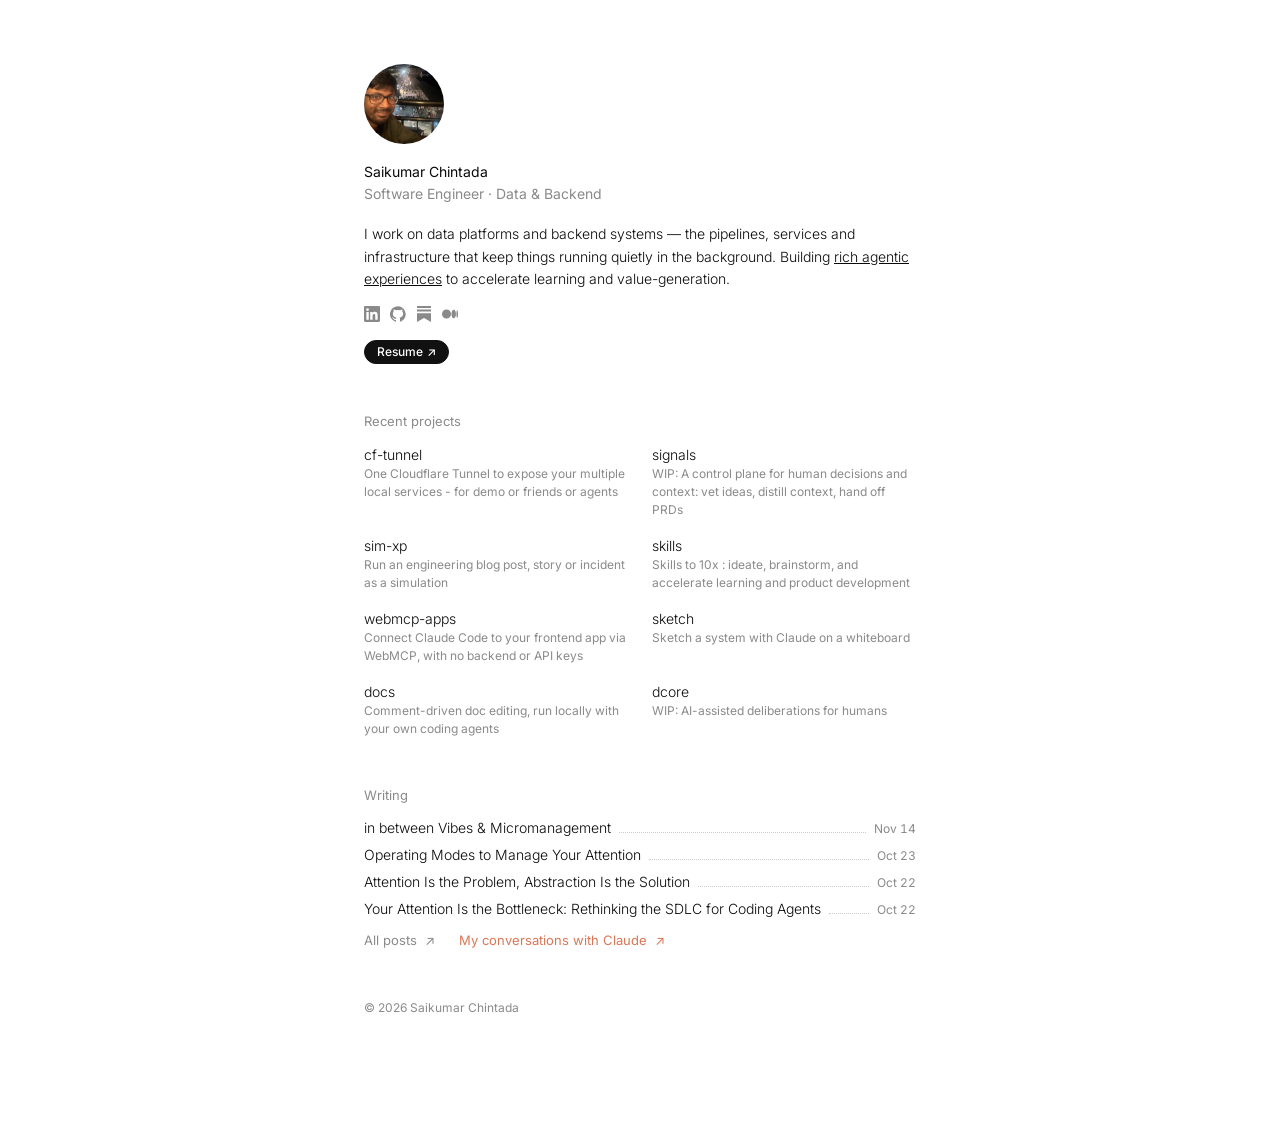
<file: index.html>
<!DOCTYPE html>
<html lang="en">
<head>
    <meta charset="UTF-8">
    <meta name="viewport" content="width=device-width, initial-scale=1">
    <title>Saikumar Chintada — Software Engineer</title>
    <meta name="description" content="Saikumar Chintada — software engineer working on data platforms and backend systems. Resume, writing and links.">
    <link rel="canonical" href="https://smarchone.github.io/">
    <meta name="theme-color" content="#0b0b0b" media="(prefers-color-scheme: dark)">
    <meta name="theme-color" content="#ffffff" media="(prefers-color-scheme: light)">

    <!-- Social preview -->
    <meta property="og:type" content="profile">
    <meta property="og:title" content="Saikumar Chintada">
    <meta property="og:description" content="Software engineer — data and backend.">
    <meta property="og:url" content="https://smarchone.github.io/">
    <meta property="og:image" content="https://smarchone.github.io/profile.jpeg">
    <meta name="twitter:card" content="summary">

    <link rel="icon" href="data:image/svg+xml,%3Csvg xmlns='http://www.w3.org/2000/svg' viewBox='0 0 64 64'%3E%3Crect width='64' height='64' rx='15' fill='%230a0a0b'/%3E%3Ctext x='32' y='43' font-family='sans-serif' font-size='30' font-weight='600' fill='%23f2f2f4' text-anchor='middle'%3ESC%3C/text%3E%3C/svg%3E">
    <link rel="apple-touch-icon" href="profile-320.jpg">
    <link rel="preconnect" href="https://fonts.googleapis.com">
    <link rel="preconnect" href="https://fonts.gstatic.com" crossorigin>
    <link rel="stylesheet" href="https://fonts.googleapis.com/css2?family=Inter:wght@300;400;500;600&display=swap">
    <link rel="stylesheet" href="style.css">
</head>
<body>
    <main class="page">
        <header class="identity reveal" style="--i:0">
            <img class="avatar" src="profile-320.jpg" alt="Saikumar Chintada" width="80" height="80" fetchpriority="high" decoding="async">
            <div>
                <h1>Saikumar Chintada</h1>
                <p class="role">Software Engineer <span aria-hidden="true">·</span> Data &amp; Backend</p>
            </div>
        </header>

        <!-- Edit this line to introduce yourself -->
        <p class="intro reveal" style="--i:1">
            I work on data platforms and backend systems — the pipelines, services
            and infrastructure that keep things running quietly in the background.
            Building <a href="https://smarchone.github.io/agentic-experiences/" target="_blank" rel="noopener">rich agentic experiences</a> to accelerate learning and value-generation.
        </p>

        <nav class="chips reveal" style="--i:3" aria-label="Elsewhere">
            <a class="chip" href="https://www.linkedin.com/in/saikumar-chintada-a72671b1/" target="_blank" rel="noopener">
                <svg viewBox="0 0 24 24" aria-hidden="true"><path d="M20.45 20.45h-3.56v-5.57c0-1.33-.02-3.04-1.85-3.04-1.85 0-2.14 1.45-2.14 2.94v5.67H9.35V9h3.41v1.56h.05c.48-.9 1.63-1.85 3.36-1.85 3.6 0 4.27 2.37 4.27 5.45v6.29zM5.34 7.43a2.06 2.06 0 1 1 0-4.13 2.06 2.06 0 0 1 0 4.13zm1.78 13.02H3.55V9h3.57v11.45zM22.22 0H1.77C.79 0 0 .77 0 1.73v20.54C0 23.23.79 24 1.77 24h20.45c.98 0 1.78-.77 1.78-1.73V1.73C24 .77 23.2 0 22.22 0z"/></svg>
                <span>LinkedIn</span>
            </a>
            <a class="chip" href="https://github.com/smarchone/" target="_blank" rel="noopener">
                <svg viewBox="0 0 24 24" aria-hidden="true"><path d="M12 .3a12 12 0 0 0-3.8 23.4c.6.1.8-.3.8-.6v-2.2c-3.3.7-4-1.6-4-1.6-.6-1.4-1.4-1.8-1.4-1.8-1-.7.1-.7.1-.7 1.2.1 1.9 1.2 1.9 1.2 1 1.8 2.8 1.3 3.5 1 .1-.8.4-1.3.7-1.6-2.7-.3-5.5-1.3-5.5-6 0-1.2.5-2.3 1.3-3.1-.2-.4-.6-1.6.1-3.2 0 0 1-.3 3.3 1.2a11.5 11.5 0 0 1 6 0c2.3-1.5 3.3-1.2 3.3-1.2.7 1.6.3 2.8.1 3.2.8.8 1.3 1.9 1.3 3.1 0 4.7-2.8 5.7-5.5 6 .4.4.8 1.1.8 2.2v3.3c0 .3.2.7.8.6A12 12 0 0 0 12 .3z"/></svg>
                <span>GitHub</span>
            </a>
            <a class="chip" href="https://smarchone.substack.com/" target="_blank" rel="noopener">
                <svg viewBox="0 0 24 24" aria-hidden="true"><path d="M22.54 8.24H1.46V5.41h21.08v2.83zM1.46 10.81V24L12 18.11 22.54 24V10.81H1.46zM22.54 0H1.46v2.84h21.08V0z"/></svg>
                <span>Substack</span>
            </a>
            <a class="chip" href="https://medium.com/@saikumarchintada" target="_blank" rel="noopener">
                <svg viewBox="0 0 24 24" aria-hidden="true"><path d="M13.54 12a6.77 6.77 0 0 1-6.77 6.82A6.77 6.77 0 0 1 0 12a6.77 6.77 0 0 1 6.77-6.82A6.77 6.77 0 0 1 13.54 12zm7.42 0c0 3.54-1.51 6.42-3.38 6.42S14.2 15.54 14.2 12s1.51-6.42 3.38-6.42S20.96 8.46 20.96 12zM24 12c0 3.17-.53 5.75-1.19 5.75s-1.19-2.58-1.19-5.75.53-5.75 1.19-5.75S24 8.83 24 12z"/></svg>
                <span>Medium</span>
            </a>
        </nav>

        <a class="btn reveal" style="--i:2" href="https://smarchone.github.io/resume/" target="_blank" rel="noopener">
            Resume <span class="arrow" aria-hidden="true">↗</span>
        </a>

        <section class="section reveal" style="--i:4">
            <h2 class="label">Recent projects</h2>
            <ul class="posts projects">
                <li>
                    <a href="https://smarchone.github.io/cf-tunnel" target="_blank" rel="noopener">
                        <span class="post-title">cf-tunnel</span>
                        <span class="project-desc">One Cloudflare Tunnel to expose your multiple local services - for demo or friends or agents</span>
                    </a>
                </li>
                <li>
                    <a href="https://smarchone.github.io/signals/" target="_blank" rel="noopener">
                        <span class="post-title">signals</span>
                        <span class="project-desc">WIP: A control plane for human decisions and context: vet ideas, distill context, hand off PRDs</span>
                    </a>
                </li>
                <li>
                    <a href="https://smarchone.github.io/sim-xp/v3" target="_blank" rel="noopener">
                        <span class="post-title">sim-xp</span>
                        <span class="project-desc">Run an engineering blog post, story or incident as a simulation</span>
                    </a>
                </li>
                <li>
                    <a href="https://skills.smarchone.workers.dev/" target="_blank" rel="noopener">
                        <span class="post-title">skills</span>
                        <span class="project-desc">Skills to 10x : ideate, brainstorm, and accelerate learning and product development</span>
                    </a>
                </li>
                <li>
                    <a href="https://smarchone.github.io/webmcp-apps" target="_blank" rel="noopener">
                        <span class="post-title">webmcp-apps</span>
                        <span class="project-desc">Connect Claude Code to your frontend app via WebMCP, with no backend or API keys</span>
                    </a>
                </li>
                <li>
                    <a href="https://smarchone.github.io/sketch/" target="_blank" rel="noopener">
                        <span class="post-title">sketch</span>
                        <span class="project-desc">Sketch a system with Claude on a whiteboard</span>
                    </a>
                </li>
                <li>
                    <a href="https://smarchone.github.io/docs/" target="_blank" rel="noopener">
                        <span class="post-title">docs</span>
                        <span class="project-desc">Comment-driven doc editing, run locally with your own coding agents</span>
                    </a>
                </li>
                <li>
                    <a href="https://smarchone.github.io/dcore/" target="_blank" rel="noopener">
                        <span class="post-title">dcore</span>
                        <span class="project-desc">WIP: AI-assisted deliberations for humans</span>
                    </a>
                </li>
            </ul>
        </section>

        <section class="section reveal" style="--i:4">
            <h2 class="label">Writing</h2>
            <ul class="posts" id="posts" aria-busy="true">
                <li class="skeleton"><span></span></li>
                <li class="skeleton"><span></span></li>
                <li class="skeleton"><span></span></li>
            </ul>
            <a class="more" href="https://saikumarchintada.medium.com/" target="_blank" rel="noopener">
                All posts <span class="arrow" aria-hidden="true">↗</span>
            </a>
            <a class="more more-orange" href="https://smarchone.github.io/golden-convo/" target="_blank" rel="noopener">
                My conversations with Claude <span class="arrow" aria-hidden="true">↗</span>
            </a>
        </section>

        <footer class="footer reveal" style="--i:5">
            <span>&copy; <span id="year">2026</span> Saikumar Chintada</span>
        </footer>
    </main>

    <script src="script.js" defer></script>

    <!-- Google tag (gtag.js) -->
    <script async src="https://www.googletagmanager.com/gtag/js?id=G-ZZCV0RCPVZ"></script>
    <script>
      window.dataLayer = window.dataLayer || [];
      function gtag(){dataLayer.push(arguments);}
      gtag('js', new Date());

      gtag('config', 'G-ZZCV0RCPVZ');
    </script>
</body>
</html>
</file>
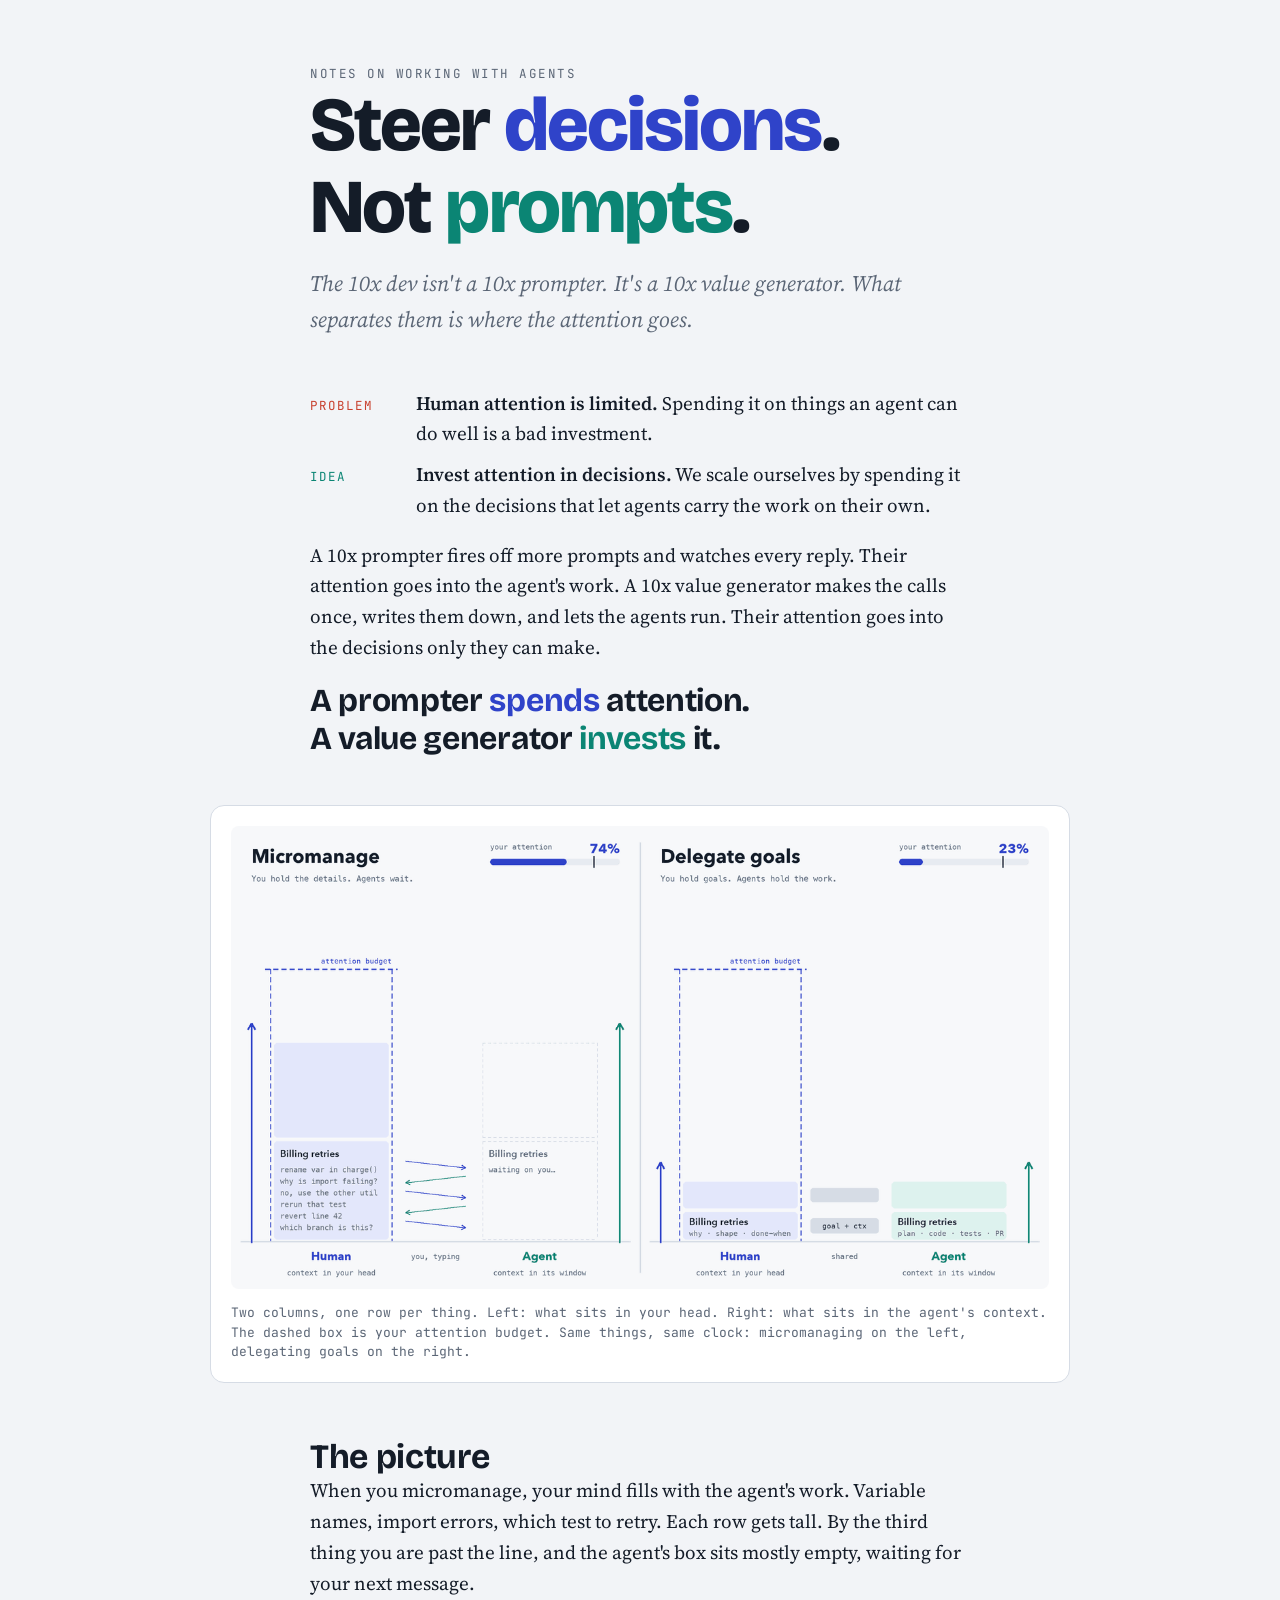
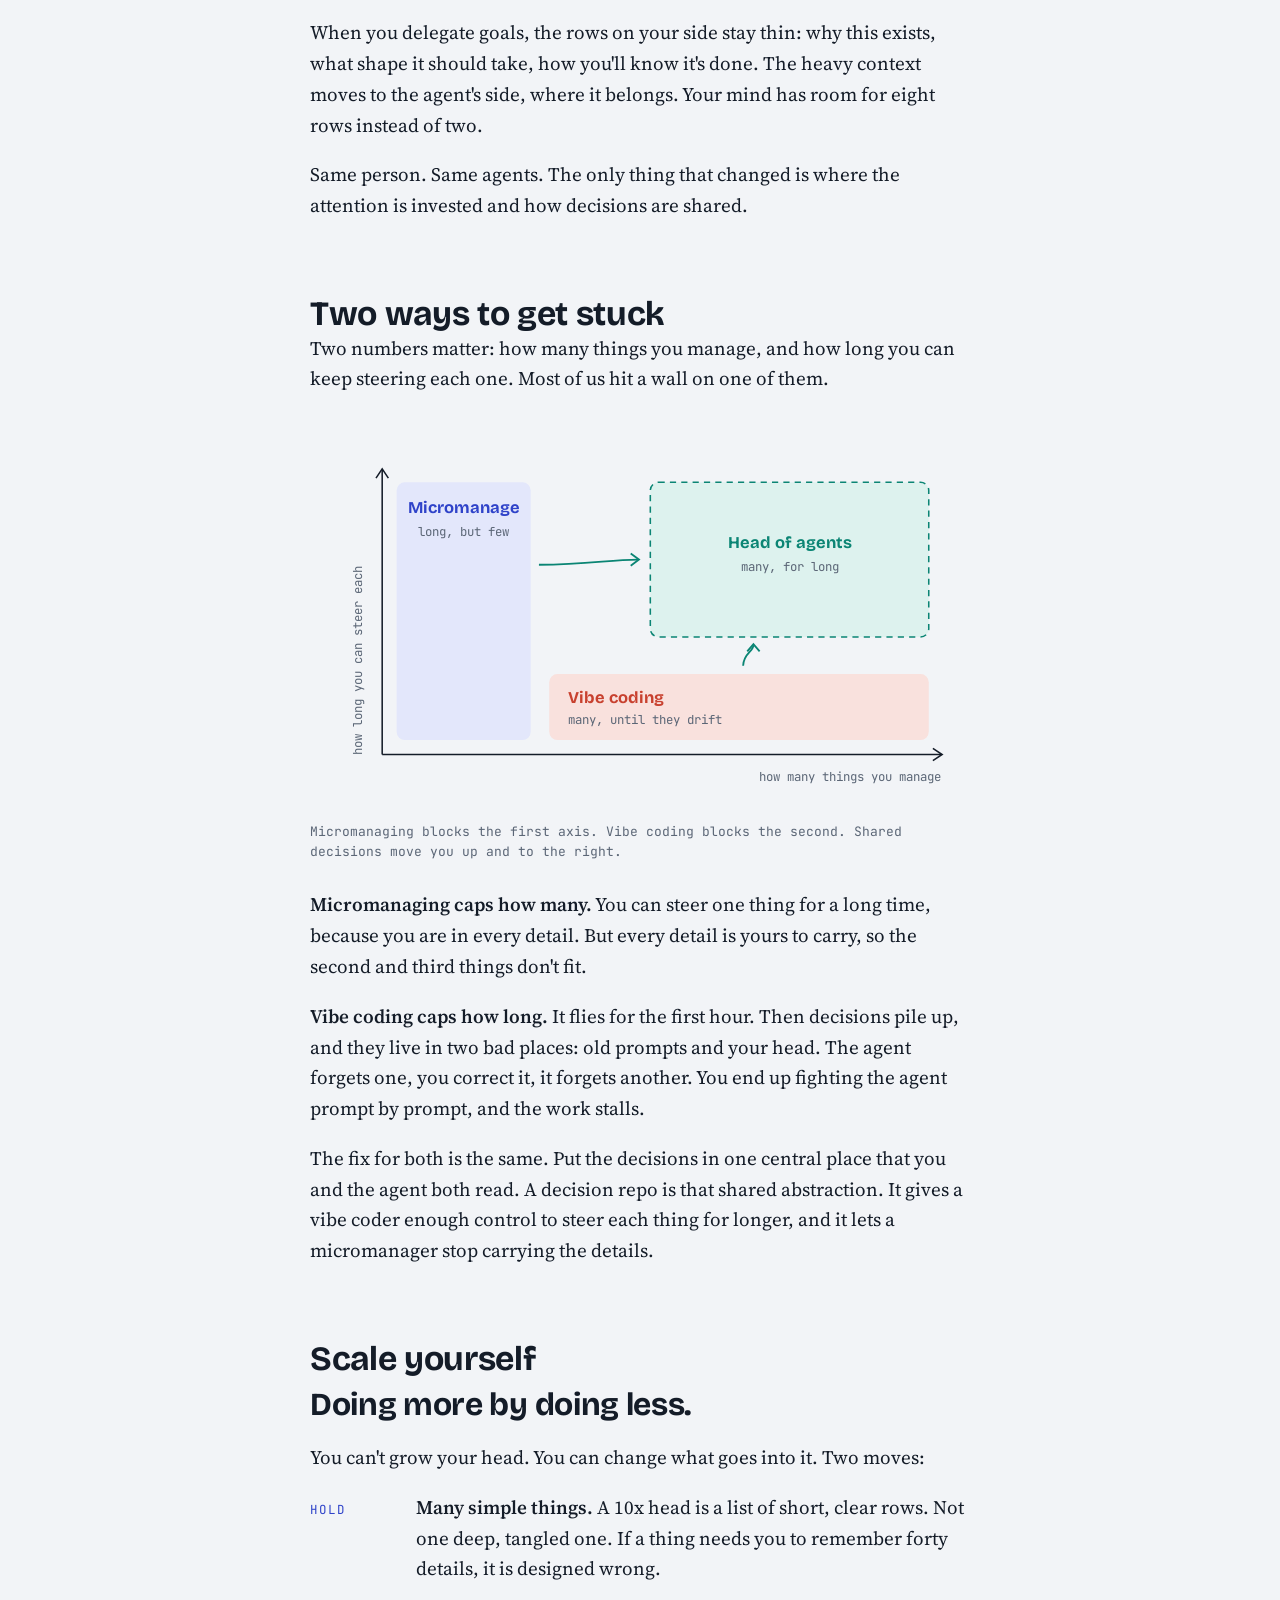
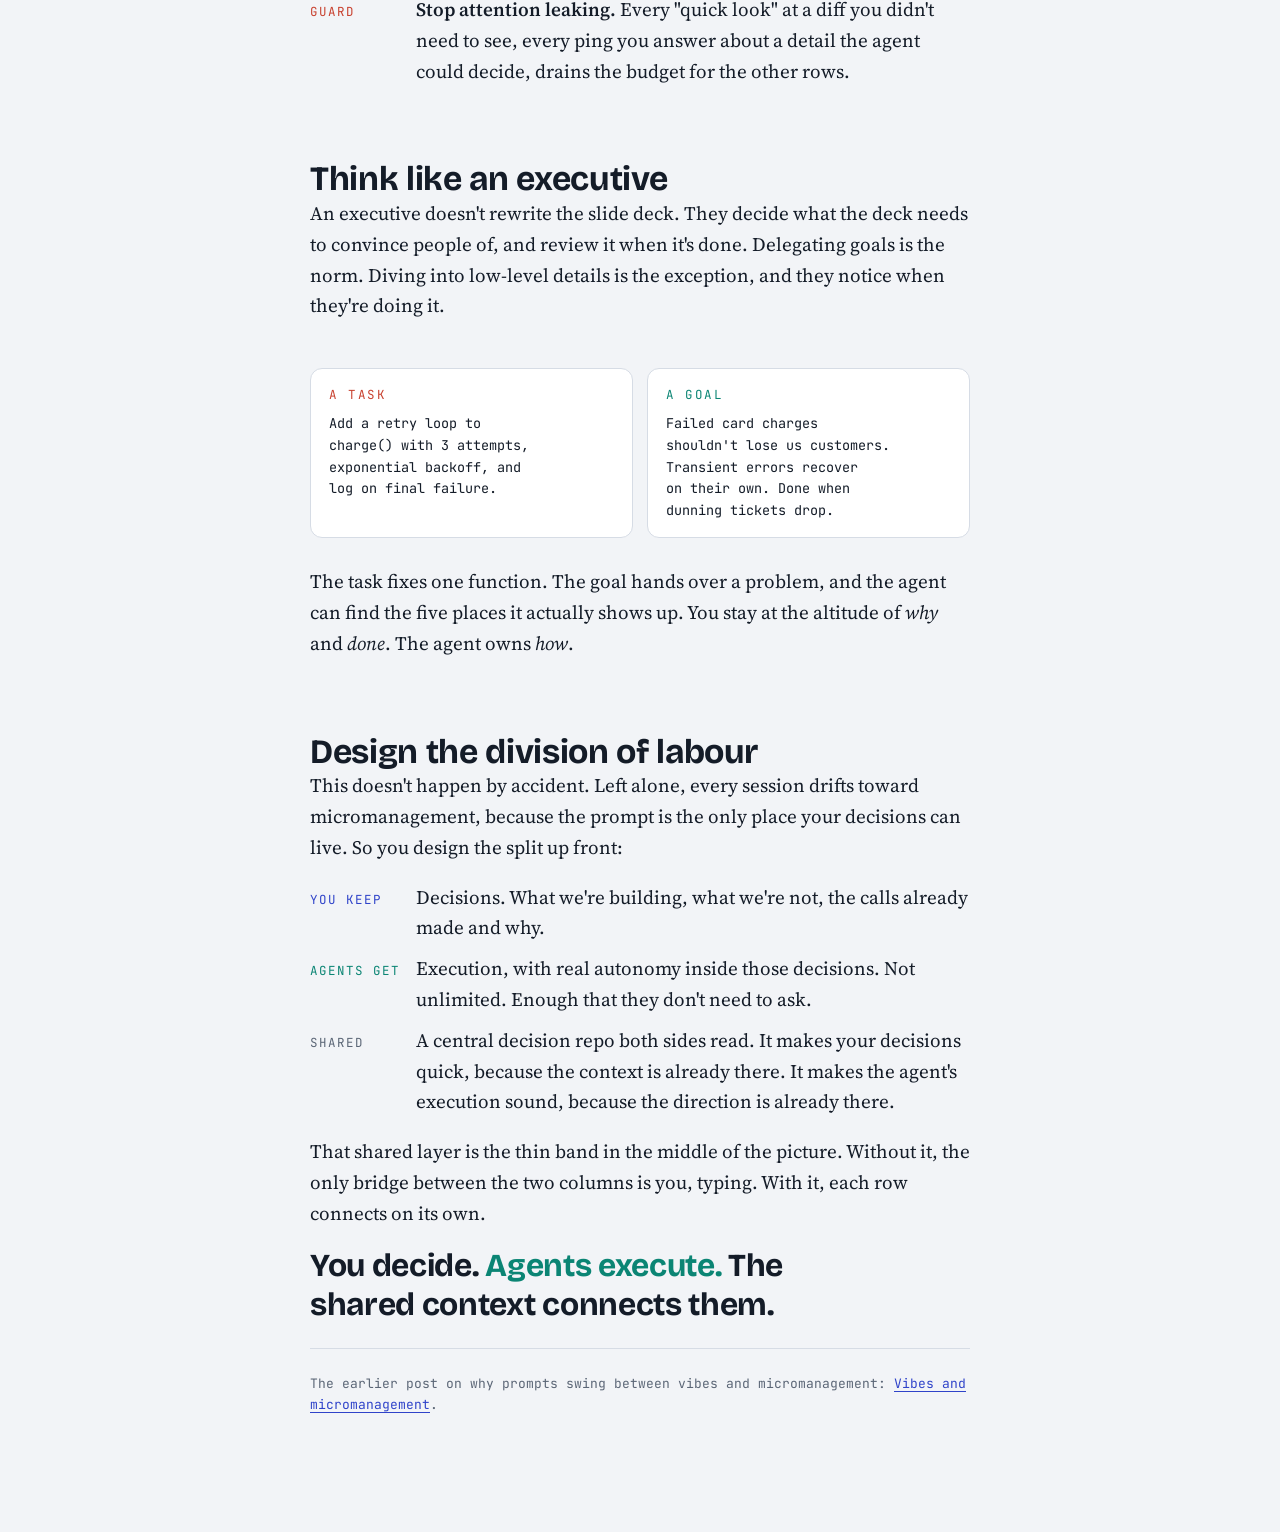
<file: 10x/index.html>
<!DOCTYPE html>
<html lang="en">
<head>
<meta charset="UTF-8">
<meta name="viewport" content="width=device-width, initial-scale=1, viewport-fit=cover">
<link rel="canonical" href="https://smarchone.github.io/10x/">
<meta property="og:type" content="article">
<meta property="og:title" content="Steer Decisions, Not Prompts">
<meta property="og:url" content="https://smarchone.github.io/10x/">
<title>Steer Decisions, Not Prompts</title>
<meta name="claude:viewport-fit-sides" content="cover">
<link rel="preconnect" href="https://fonts.googleapis.com">
<link rel="stylesheet" href="https://fonts.googleapis.com/css2?family=Bricolage+Grotesque:opsz,wght@12..96,500;12..96,700;12..96,800&family=Source+Serif+4:ital,opsz,wght@0,8..60,400;0,8..60,600;1,8..60,400&family=JetBrains+Mono:wght@400;600&display=swap">
<style>
/* Layout: one reading column (~66ch); figures break wider; one interactive ledger is the centrepiece. */
:root {
  --bg: #F2F4F7;
  --surface: #FFFFFF;
  --fg: #141C28;
  --muted: #5B6676;
  --rule: #D6DCE5;
  --human: #2F43C9;
  --human-soft: #E3E7FB;
  --agent: #0B8574;
  --agent-soft: #DDF2EE;
  --warn: #C8412F;
  --warn-soft: #F9E1DD;
  --display: "Bricolage Grotesque", "Avenir Next", system-ui, sans-serif;
  --body: "Source Serif 4", Georgia, "Times New Roman", serif;
  --mono: "JetBrains Mono", ui-monospace, Menlo, monospace;
}
@media (prefers-color-scheme: dark) {
  :root:not([data-theme="light"]) {
    --bg: #0E131A; --surface: #161D27; --fg: #E5EBF2; --muted: #93A0B2; --rule: #2A3442;
    --human: #8D9BFF; --human-soft: #1E2550; --agent: #3CC4AF; --agent-soft: #0F2E2A;
    --warn: #FF7B67; --warn-soft: #3A1B17; color-scheme: dark;
  }
}
:root[data-theme="dark"] {
  --bg: #0E131A; --surface: #161D27; --fg: #E5EBF2; --muted: #93A0B2; --rule: #2A3442;
  --human: #8D9BFF; --human-soft: #1E2550; --agent: #3CC4AF; --agent-soft: #0F2E2A;
  --warn: #FF7B67; --warn-soft: #3A1B17; color-scheme: dark;
}

* { box-sizing: border-box; }
body {
  background: var(--bg); color: var(--fg);
  font-family: var(--body); font-size: 19px; line-height: 1.62;
  padding-left: max(16px, env(safe-area-inset-left, 0px));
  padding-right: max(16px, env(safe-area-inset-right, 0px));
  padding-block: 56px 96px;
}
main { max-width: 860px; margin: 0 auto; display: grid; gap: 28px; }
.col { max-width: 66ch; width: 100%; margin: 0 auto; }
h1, h2, h3 { font-family: var(--display); text-wrap: balance; line-height: 1.08; margin: 0; }
h1 { font-size: clamp(42px, 8vw, 76px); font-weight: 800; letter-spacing: -0.025em; }
h1 .h { color: var(--human); } h1 .a { color: var(--agent); }
h2 { font-size: clamp(26px, 4vw, 34px); font-weight: 700; letter-spacing: -0.01em; margin-top: 28px; }
p { margin: 0 0 1em; }
.eyebrow { font-family: var(--mono); font-size: 12.5px; letter-spacing: 0.12em; text-transform: uppercase; color: var(--muted); }
.dek { font-size: 22px; color: var(--muted); font-style: italic; margin-top: 18px; }
.aside { font-family: var(--mono); font-size: 13px; color: var(--muted); }
a { color: var(--human); text-underline-offset: 3px; }
a:focus-visible, button:focus-visible, input:focus-visible { outline: 2px solid var(--human); outline-offset: 3px; }
strong { font-weight: 600; }
.pull {
  font-family: var(--display); font-weight: 700; font-size: clamp(24px, 3.6vw, 32px);
  line-height: 1.2; letter-spacing: -0.01em; margin: 8px 0 18px; text-wrap: balance;
}
.pull .h { color: var(--human); } .pull .a { color: var(--agent); }

/* Ledger figure */
figure { margin: 0; }
.ledger {
  background: var(--surface); border: 1px solid var(--rule); border-radius: 14px;
  padding: 20px; display: grid; gap: 14px;
}
.controls { display: flex; flex-wrap: wrap; gap: 14px 24px; align-items: center; font-family: var(--mono); font-size: 13px; }
.seg { display: inline-flex; border: 1px solid var(--rule); border-radius: 999px; padding: 3px; gap: 3px; }
.seg button {
  font: inherit; border: 0; background: transparent; color: var(--muted);
  padding: 7px 14px; border-radius: 999px; cursor: pointer;
}
.seg button[aria-pressed="true"] { background: var(--fg); color: var(--bg); }
.slider { display: inline-flex; align-items: center; gap: 10px; color: var(--muted); }
.slider input { accent-color: var(--human); width: 150px; }
.slider output { color: var(--fg); font-weight: 600; min-width: 1.5ch; font-variant-numeric: tabular-nums; }
.svgwrap { overflow-x: auto; }
.svgwrap svg { display: block; width: 100%; min-width: 600px; height: auto; }
.readout { display: flex; flex-wrap: wrap; gap: 10px 28px; font-family: var(--mono); font-size: 13px; color: var(--muted); }
.readout b { color: var(--fg); font-variant-numeric: tabular-nums; }
.readout .bad { color: var(--warn); }
figcaption { font-family: var(--mono); font-size: 13px; color: var(--muted); line-height: 1.5; }
.dims { display: grid; gap: 10px; }
.dims .svgwrap svg { min-width: 520px; }

/* goal vs task */
.versus { display: grid; grid-template-columns: 1fr 1fr; gap: 14px; }
.card { border: 1px solid var(--rule); border-radius: 12px; padding: 16px 18px; background: var(--surface); min-width: 0; }
.card .eyebrow { margin-bottom: 8px; }
.card.task .eyebrow { color: var(--warn); }
.card.goal .eyebrow { color: var(--agent); }
.card pre { margin: 0; white-space: pre-wrap; font-family: var(--mono); font-size: 13.5px; line-height: 1.6; }
.ledger img { width: 100%; height: auto; border-radius: 8px; display: block; }
.gif-stack { display: none; }
@media (max-width: 620px) {
  .versus { grid-template-columns: 1fr; } body { font-size: 18px; }
  /* Mobile: the side-by-side GIF gets too small, so show its two halves stacked */
  .ledger .gif-wide { display: none; }
  .gif-stack { display: grid; gap: 14px; }
  .svgwrap { overflow-x: visible; }
  .svgwrap svg, .dims .svgwrap svg { min-width: 0; }
}

.rules { list-style: none; padding: 0; margin: 0 0 1em; display: grid; gap: 10px; }
.rules li { display: grid; grid-template-columns: 92px 1fr; gap: 14px; align-items: baseline; }
.rules .who { font-family: var(--mono); font-size: 12.5px; letter-spacing: 0.08em; text-transform: uppercase; }
.rules .who.h { color: var(--human); } .rules .who.a { color: var(--agent); } .rules .who.s { color: var(--muted); }
hr { border: 0; border-top: 1px solid var(--rule); margin: 24px 0; }
@media (prefers-reduced-motion: no-preference) { .cell { transition: opacity .25s ease; } }
</style>

<main>
  <header class="col">
    <div class="eyebrow">Notes on working with agents</div>
    <h1>Steer <span class="h">decisions</span>.<br>Not <span class="a">prompts</span>.</h1>
    <p class="dek">The 10x dev isn't a 10x prompter. It's a 10x value generator. What separates them is where the attention goes.</p>
  </header>

  <section class="col">
    <ul class="rules">
      <li><span class="who" style="color:var(--warn)">Problem</span><span><strong>Human attention is limited.</strong> Spending it on things an agent can do well is a bad investment.</span></li>
      <li><span class="who a">Idea</span><span><strong>Invest attention in decisions.</strong> We scale ourselves by spending it on the decisions that let agents carry the work on their own.</span></li>
    </ul>
    <p>A 10x prompter fires off more prompts and watches every reply. Their attention goes into the agent's work. A 10x value generator makes the calls once, writes them down, and lets the agents run. Their attention goes into the decisions only they can make.</p>
    <p class="pull">A prompter <span class="h">spends</span> attention.<br>A value generator <span class="a">invests</span> it.</p>
  </section>

  <figure class="ledger" aria-labelledby="ledger-cap">
    <img src="10x-side-by-side.gif" width="1200" height="680" alt="Animated diagram with two panels running side by side. In each, two arrows grow upward, one for the human and one for the agent, as rows stack up, one per thing. Left, micromanaging: each row is tall with low-level details on the human side, the agent waits, the third thing breaks the attention budget and five more wait in a queue. Right, delegating goals: rows are thin on the human side, the agent holds the work, and all eight things fit." class="gif-wide">
    <div class="gif-stack">
      <img src="10x-left.gif" width="598" height="680" alt="Animated diagram, micromanaging: two arrows grow upward, one for the human and one for the agent. Each row is tall with low-level details on the human side while the agent waits; the third thing breaks the attention budget and five more wait in a queue." loading="lazy">
      <img src="10x-right.gif" width="598" height="680" alt="Animated diagram, delegating goals: rows stay thin on the human side, the agent holds the work, and all eight things fit inside the attention budget." loading="lazy">
    </div>
    <figcaption id="ledger-cap">Two columns, one row per thing. Left: what sits in your head. Right: what sits in the agent's context. The dashed box is your attention budget. Same things, same clock: micromanaging on the left, delegating goals on the right.</figcaption>
  </figure>

  <section class="col">
    <h2>The picture</h2>
    <p>When you micromanage, your mind fills with the agent's work. Variable names, import errors, which test to retry. Each row gets tall. By the third thing you are past the line, and the agent's box sits mostly empty, waiting for your next message.</p>
    <p>When you delegate goals, the rows on your side stay thin: why this exists, what shape it should take, how you'll know it's done. The heavy context moves to the agent's side, where it belongs. Your mind has room for eight rows instead of two.</p>
    <p>Same person. Same agents. The only thing that changed is where the attention is invested and how decisions are shared.</p>
  </section>

  <section class="col">
    <h2>Two ways to get stuck</h2>
    <p>Two numbers matter: how many things you manage, and how long you can keep steering each one. Most of us hit a wall on one of them.</p>
  </section>

  <figure class="col dims" aria-labelledby="dims-cap">
    <div class="svgwrap">
      <svg viewBox="0 0 640 360" role="img" aria-label="Chart. Horizontal axis: how many things you manage. Vertical axis: how long you can steer each one. Micromanaging sits top left: long but few. Vibe coding sits bottom right: many but short. Shared decisions reach the top right: many and long.">
        <rect x="84" y="40" width="130" height="250" rx="8" fill="var(--human-soft)"/>
        <text x="149" y="70" text-anchor="middle" fill="var(--human)" font-family="var(--display)" font-weight="700" font-size="16">Micromanage</text>
        <text x="149" y="92" text-anchor="middle" fill="var(--muted)" font-family="var(--mono)" font-size="12">long, but few</text>
        <rect x="232" y="226" width="368" height="64" rx="8" fill="var(--warn-soft)"/>
        <text x="250" y="254" fill="var(--warn)" font-family="var(--display)" font-weight="700" font-size="16">Vibe coding</text>
        <text x="250" y="274" fill="var(--muted)" font-family="var(--mono)" font-size="12">many, until they drift</text>
        <rect x="330" y="40" width="270" height="150" rx="8" fill="var(--agent-soft)" stroke="var(--agent)" stroke-width="1.5" stroke-dasharray="6 5"/>
        <text x="465" y="104" text-anchor="middle" fill="var(--agent)" font-family="var(--display)" font-weight="700" font-size="16">Head of agents</text>
        <text x="465" y="126" text-anchor="middle" fill="var(--muted)" font-family="var(--mono)" font-size="12">many, for long</text>
        <path d="M222 120 C 270 120, 290 115, 318 115" fill="none" stroke="var(--agent)" stroke-width="1.8"/>
        <path d="M311 109 L319 115 L311 121" fill="none" stroke="var(--agent)" stroke-width="1.8"/>
        <path d="M420 218 C 420 206, 430 204, 430 198" fill="none" stroke="var(--agent)" stroke-width="1.8"/>
        <path d="M424 204 L430 197 L436 204" fill="none" stroke="var(--agent)" stroke-width="1.8"/>
        <line x1="70" y1="304" x2="612" y2="304" stroke="var(--fg)" stroke-width="1.5"/>
        <path d="M604 298 L613 304 L604 310" fill="none" stroke="var(--fg)" stroke-width="1.5"/>
        <line x1="70" y1="304" x2="70" y2="28" stroke="var(--fg)" stroke-width="1.5"/>
        <path d="M64 36 L70 27 L76 36" fill="none" stroke="var(--fg)" stroke-width="1.5"/>
        <text x="612" y="330" text-anchor="end" fill="var(--muted)" font-family="var(--mono)" font-size="12">how many things you manage</text>
        <text x="50" y="304" transform="rotate(-90 50 304)" fill="var(--muted)" font-family="var(--mono)" font-size="12">how long you can steer each</text>
      </svg>
    </div>
    <figcaption id="dims-cap">Micromanaging blocks the first axis. Vibe coding blocks the second. Shared decisions move you up and to the right.</figcaption>
  </figure>

  <section class="col">
    <p><strong>Micromanaging caps how many.</strong> You can steer one thing for a long time, because you are in every detail. But every detail is yours to carry, so the second and third things don't fit.</p>
    <p><strong>Vibe coding caps how long.</strong> It flies for the first hour. Then decisions pile up, and they live in two bad places: old prompts and your head. The agent forgets one, you correct it, it forgets another. You end up fighting the agent prompt by prompt, and the work stalls.</p>
    <p>The fix for both is the same. Put the decisions in one central place that you and the agent both read. A decision repo is that shared abstraction. It gives a vibe coder enough control to steer each thing for longer, and it lets a micromanager stop carrying the details.</p>
  </section>

  <section class="col">
    <h2>Scale yourself</h2>
    <p class="pull">Doing more by doing less.</p>
    <p>You can't grow your head. You can change what goes into it. Two moves:</p>
    <ul class="rules">
      <li><span class="who h">Hold</span><span><strong>Many simple things.</strong> A 10x head is a list of short, clear rows. Not one deep, tangled one. If a thing needs you to remember forty details, it is designed wrong.</span></li>
      <li><span class="who warn" style="color:var(--warn)">Guard</span><span><strong>Stop attention leaking.</strong> Every "quick look" at a diff you didn't need to see, every ping you answer about a detail the agent could decide, drains the budget for the other rows.</span></li>
    </ul>
  </section>

  <section class="col">
    <h2>Think like an executive</h2>
    <p>An executive doesn't rewrite the slide deck. They decide what the deck needs to convince people of, and review it when it's done. Delegating goals is the norm. Diving into low-level details is the exception, and they notice when they're doing it.</p>
  </section>

  <div class="col versus">
    <div class="card task">
      <div class="eyebrow">A task</div>
      <pre>Add a retry loop to
charge() with 3 attempts,
exponential backoff, and
log on final failure.</pre>
    </div>
    <div class="card goal">
      <div class="eyebrow">A goal</div>
      <pre>Failed card charges
shouldn't lose us customers.
Transient errors recover
on their own. Done when
dunning tickets drop.</pre>
    </div>
  </div>

  <section class="col">
    <p>The task fixes one function. The goal hands over a problem, and the agent can find the five places it actually shows up. You stay at the altitude of <em>why</em> and <em>done</em>. The agent owns <em>how</em>.</p>
  </section>

  <section class="col">
    <h2>Design the division of labour</h2>
    <p>This doesn't happen by accident. Left alone, every session drifts toward micromanagement, because the prompt is the only place your decisions can live. So you design the split up front:</p>
    <ul class="rules">
      <li><span class="who h">You keep</span><span>Decisions. What we're building, what we're not, the calls already made and why.</span></li>
      <li><span class="who a">Agents get</span><span>Execution, with real autonomy inside those decisions. Not unlimited. Enough that they don't need to ask.</span></li>
      <li><span class="who s">Shared</span><span>A central decision repo both sides read. It makes your decisions quick, because the context is already there. It makes the agent's execution sound, because the direction is already there.</span></li>
    </ul>
    <p>That shared layer is the thin band in the middle of the picture. Without it, the only bridge between the two columns is you, typing. With it, each row connects on its own.</p>
    <p class="pull">You decide. <span class="a">Agents execute.</span> The shared context connects them.</p>
    <hr>
    <p class="aside">The earlier post on why prompts swing between vibes and micromanagement: <a href="https://smarchone.substack.com/p/vibes-and-micromanagement">Vibes and micromanagement</a>.</p>
  </section>
</main>
</file>
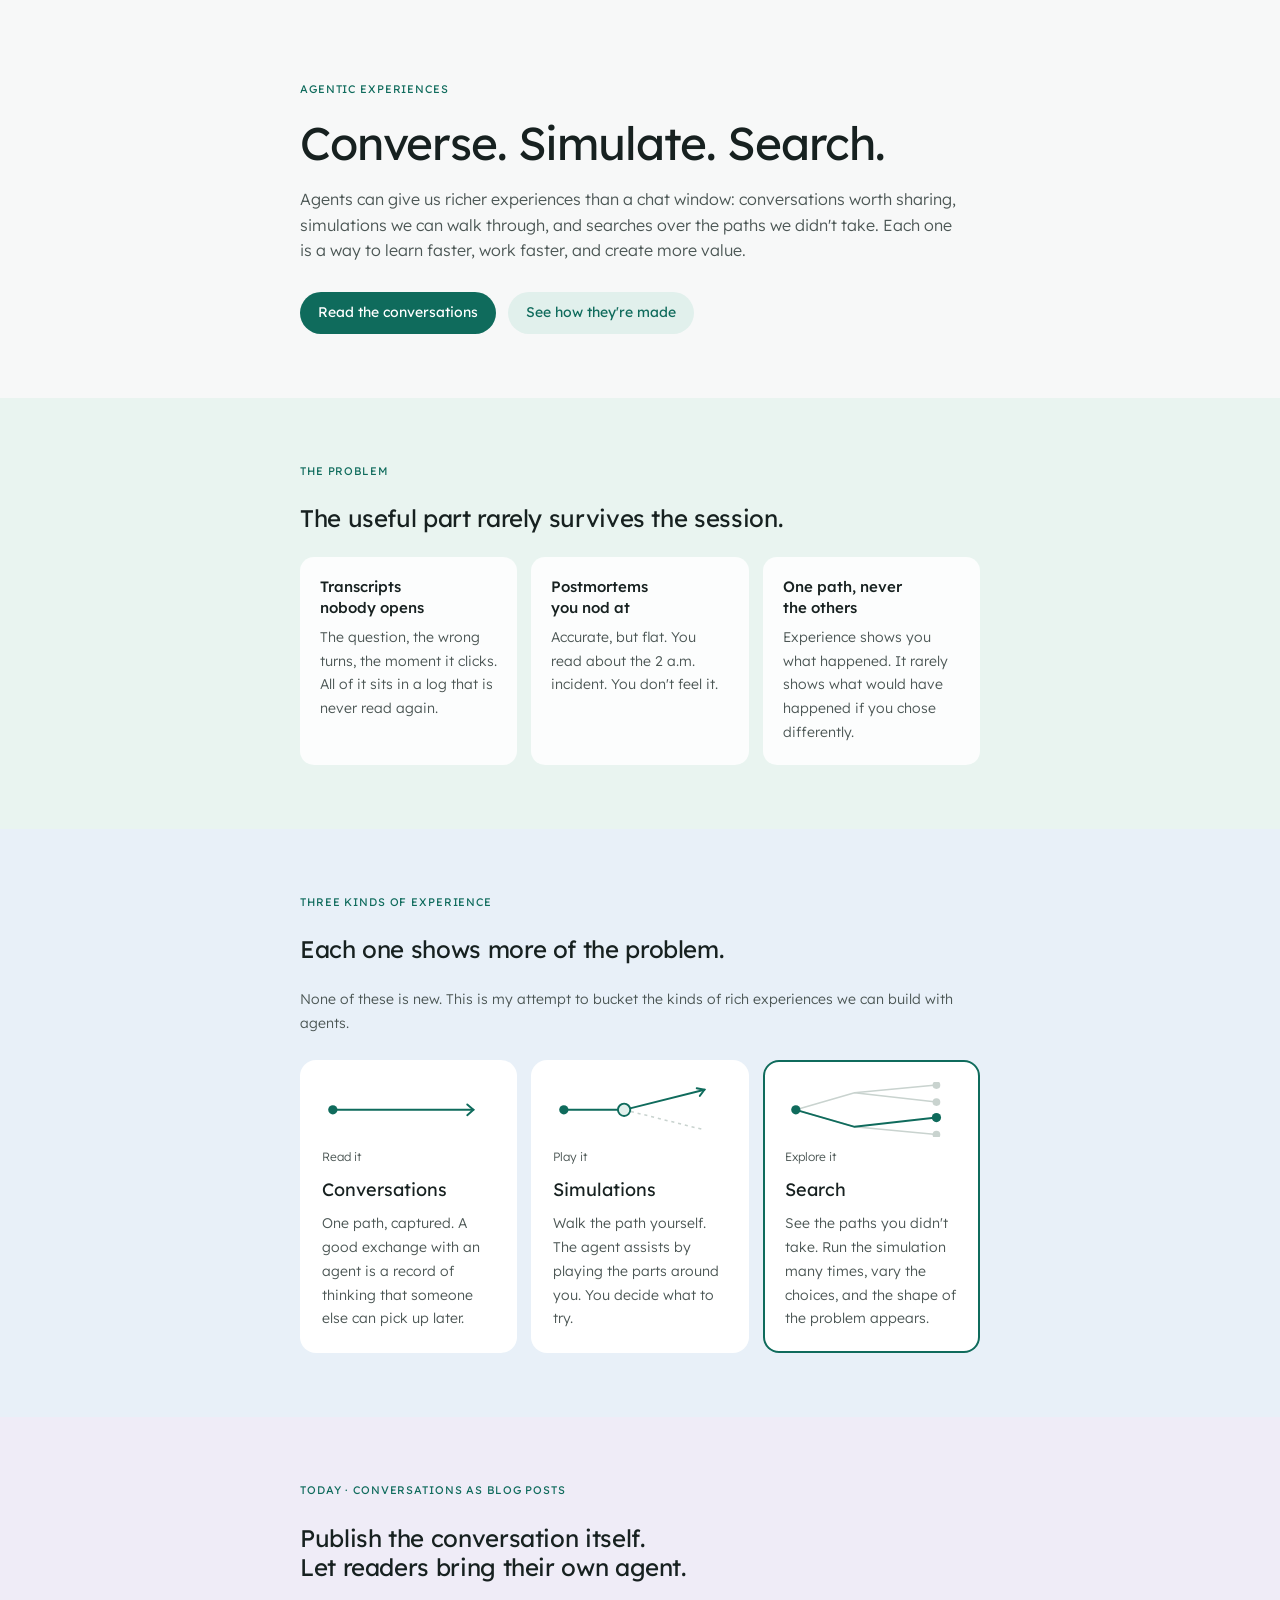
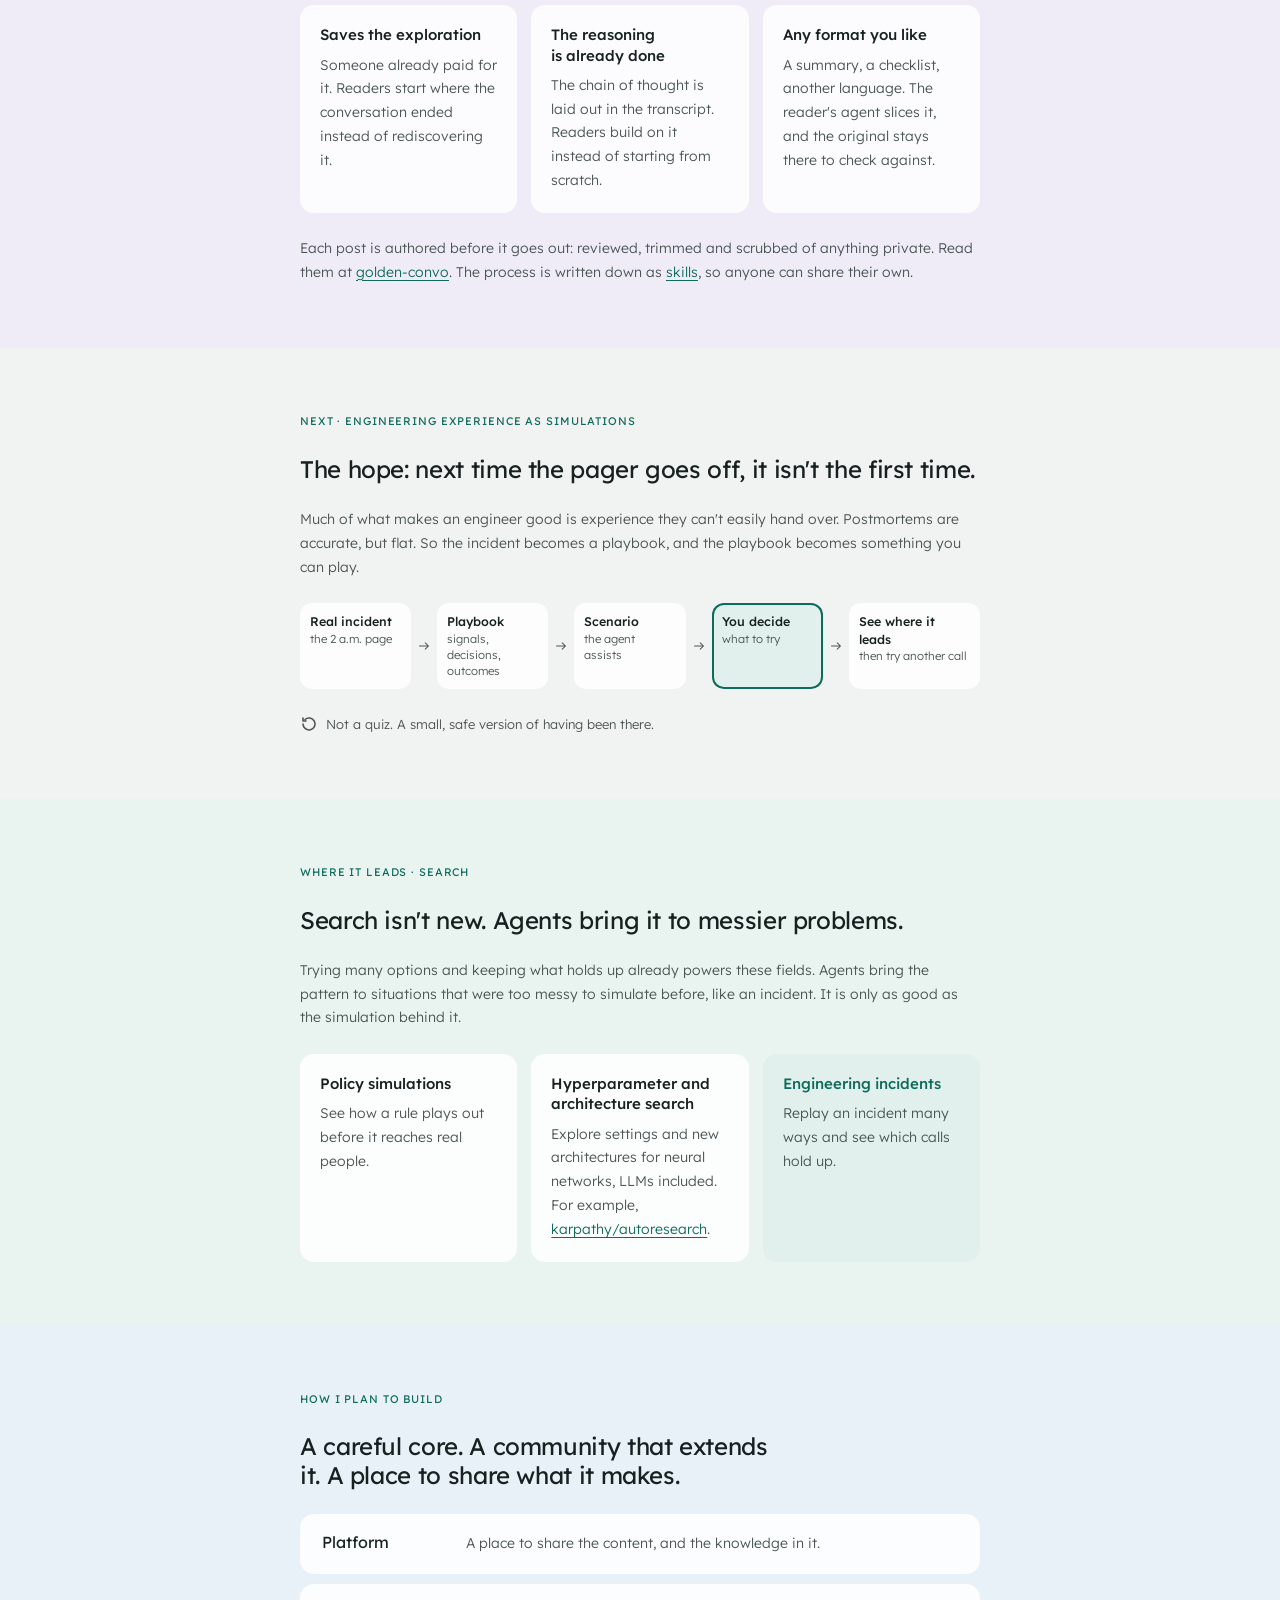
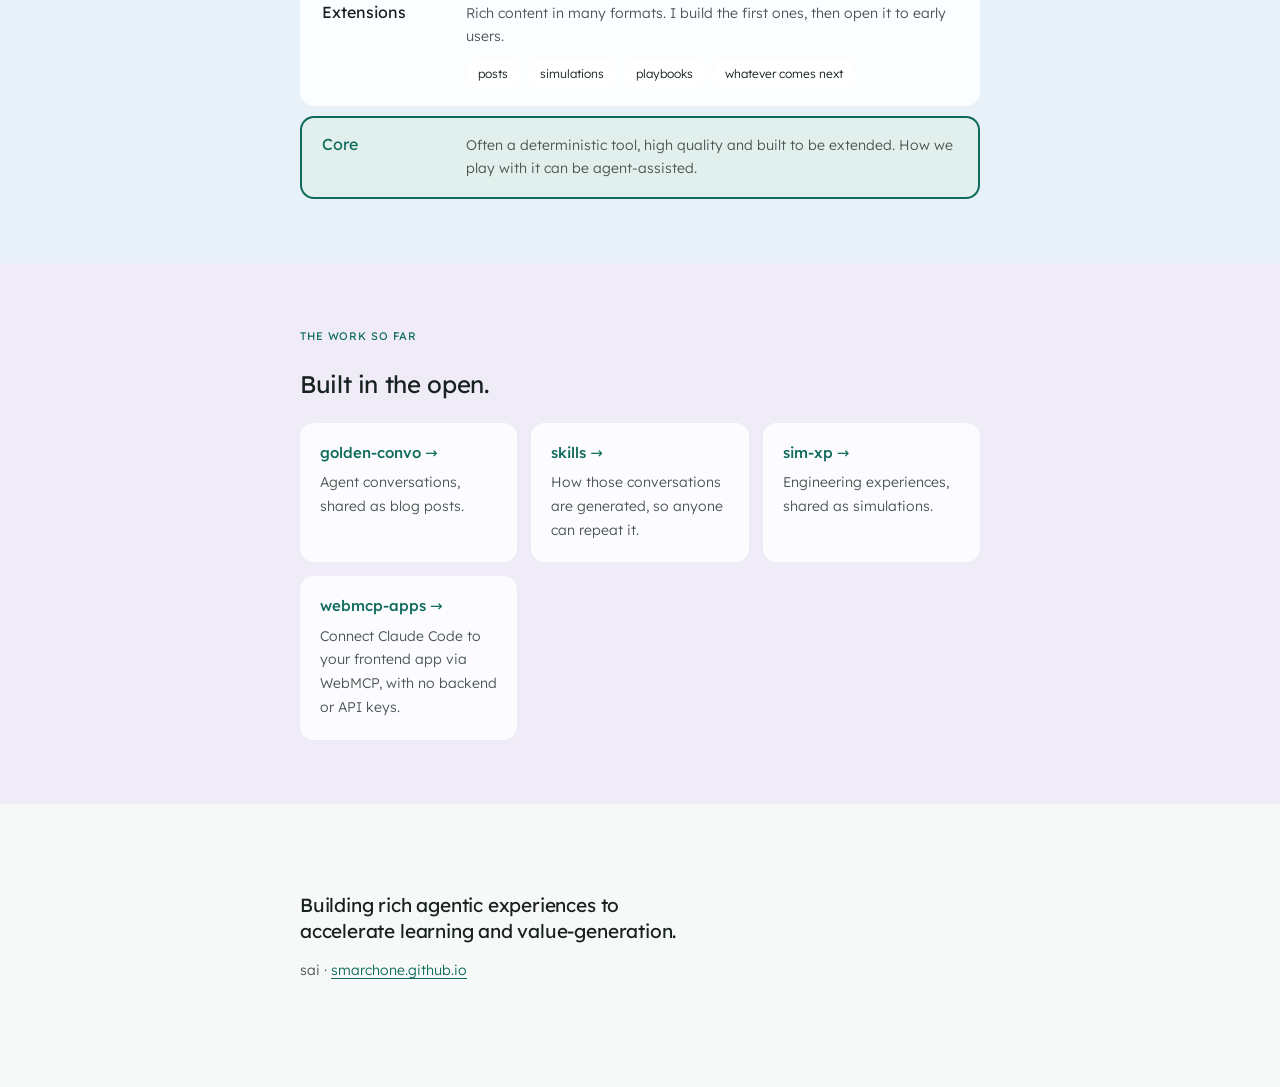
<file: agentic-experiences/index.html>
<!DOCTYPE html>
<html lang="en">
<head>
<meta charset="UTF-8">
<meta name="viewport" content="width=device-width, initial-scale=1, viewport-fit=cover">
<title>Converse. Simulate. Search.</title>
<meta name="description" content="Three kinds of rich experience we can build with agents: conversations, simulations and search.">
<link rel="canonical" href="https://smarchone.github.io/agentic-experiences/">
<meta name="theme-color" content="#f7f8f8" media="(prefers-color-scheme: light)">
<meta name="theme-color" content="#141919" media="(prefers-color-scheme: dark)">
<meta property="og:type" content="article">
<meta property="og:title" content="Converse. Simulate. Search.">
<meta property="og:description" content="Three kinds of rich experience we can build with agents.">
<meta property="og:url" content="https://smarchone.github.io/agentic-experiences/">
<meta name="twitter:card" content="summary">
<link rel="preconnect" href="https://fonts.googleapis.com">
<link rel="preconnect" href="https://fonts.gstatic.com" crossorigin>
<link rel="stylesheet" href="https://fonts.googleapis.com/css2?family=Lexend:wght@300;400;500&display=swap">
<style>
/* Layout: full-width tinted bands, content in a centred column, chips on bands, no borders (Soft Fields). */
:root {
  --ground: #f7f8f8;
  --band-mint: #e9f4f0;
  --band-sky: #e8f0f8;
  --band-lilac: #efecf7;
  --band-grey: #f1f2f2;
  --chip: #ffffffd9;
  --chip-solid: #ffffff;
  --ink: #172120;
  --muted: #4b5654;
  --line: #c9d3cf;
  --accent: #0f6b5c;
  --accent-ink: #ffffff;
  --accent-soft: #e1f0ec;
  --font: "Lexend", system-ui, -apple-system, "Segoe UI", sans-serif;
  --column: 680px;
}
@media (prefers-color-scheme: dark) {
  :root:not([data-theme="light"]) {
    --ground: #141919; --band-mint: #16241f; --band-sky: #152029; --band-lilac: #1d1a28; --band-grey: #1a1f20;
    --chip: #ffffff0f; --chip-solid: #1d2526; --ink: #e6edeb; --muted: #aab7b4; --line: #3a4743;
    --accent: #5cc6b0; --accent-ink: #0b1110; --accent-soft: #163029; color-scheme: dark;
  }
}
:root[data-theme="dark"] {
  --ground: #141919; --band-mint: #16241f; --band-sky: #152029; --band-lilac: #1d1a28; --band-grey: #1a1f20;
  --chip: #ffffff0f; --chip-solid: #1d2526; --ink: #e6edeb; --muted: #aab7b4; --line: #3a4743;
  --accent: #5cc6b0; --accent-ink: #0b1110; --accent-soft: #163029; color-scheme: dark;
}
body { margin: 0; background: var(--ground); color: var(--ink); font: 300 14px/1.7 var(--font); }
a { color: var(--accent); text-underline-offset: 3px; }
a:focus-visible { outline: 2px solid var(--accent); outline-offset: 3px; border-radius: 6px; }

.band { padding-block: 64px; }
.wrap {
  max-width: var(--column); margin: 0 auto;
  padding-left: max(20px, env(safe-area-inset-left, 0px));
  padding-right: max(20px, env(safe-area-inset-right, 0px));
  display: flex; flex-direction: column; gap: 24px;
}
.mint { background: var(--band-mint); } .sky { background: var(--band-sky); }
.lilac { background: var(--band-lilac); } .grey { background: var(--band-grey); }

.eyebrow { font-size: 11px; font-weight: 400; letter-spacing: 0.08em; text-transform: uppercase; color: var(--accent); }
h1, h2, h3 { margin: 0; font-weight: 400; text-wrap: balance; }
h1 { font-size: clamp(32px, 6vw, 46px); line-height: 1.05; letter-spacing: -0.025em; }
h2 { font-size: clamp(20px, 2.8vw, 24px); line-height: 1.2; letter-spacing: -0.015em; max-width: 760px; }
h3 { font-size: 15px; font-weight: 500; line-height: 1.35; }
p { margin: 0; }
.lead { font-size: 16px; line-height: 1.6; color: var(--muted); max-width: 660px; }
.note { color: var(--muted); max-width: 720px; }

.grid { display: grid; grid-template-columns: repeat(auto-fit, minmax(190px, 1fr)); gap: 14px; }
.chip { background: var(--chip); border-radius: 14px; padding: 20px; display: flex; flex-direction: column; gap: 8px; min-width: 0; }
.chip p { color: var(--muted); }
.chip.hi { background: var(--accent-soft); }
.chip.hi h3 { color: var(--accent); }

/* hero */
.hero { padding-block: 80px 64px; }
.hero .wrap { max-width: var(--column); gap: 20px; }
.ctas { display: flex; flex-wrap: wrap; gap: 12px; margin-top: 8px; }
.btn { display: inline-flex; align-items: center; min-height: 42px; padding: 0 18px; border-radius: 999px; text-decoration: none; font-weight: 400; }
.btn.solid { background: var(--accent); color: var(--accent-ink); }
.btn.soft { background: var(--accent-soft); color: var(--accent); }

/* three kinds */
.kinds { display: grid; grid-template-columns: repeat(auto-fit, minmax(190px, 1fr)); gap: 14px; }
.kind { background: var(--chip-solid); border-radius: 16px; padding: 22px; display: flex; flex-direction: column; gap: 10px; }
.kind svg { width: 100%; height: auto; max-width: 170px; display: block; }
.kind .tag { font-size: 12px; color: var(--muted); }
.kind h3 { font-size: 18px; font-weight: 400; }
.kind p { color: var(--muted); }
.kind.hi { box-shadow: inset 0 0 0 2px var(--accent); }
.g-path { fill: none; stroke: var(--line); stroke-width: 2; }
.g-acc { fill: none; stroke: var(--accent); stroke-width: 2.5; stroke-linecap: round; }
.g-dot { fill: var(--line); } .g-dot.acc { fill: var(--accent); }
.g-dash { fill: none; stroke: var(--line); stroke-width: 2; stroke-dasharray: 4 5; }

/* simulation loop */
.loop { display: flex; flex-wrap: nowrap; align-items: stretch; gap: 6px; list-style: none; margin: 0; padding: 0; }
.loop li { display: flex; align-items: center; gap: 6px; flex: 1 1 0; min-width: 0; }
.step { flex: 1; align-self: stretch; background: var(--chip); border-radius: 12px; padding: 10px 10px; min-width: 0; font-size: 12.5px; line-height: 1.4; }
.step b { display: block; font-weight: 500; }
.step span { display: block; color: var(--muted); font-size: 11.5px; }
.step.you { background: var(--accent-soft); box-shadow: inset 0 0 0 2px var(--accent); }
.arrow { color: var(--muted); flex: none; width: 14px; height: 14px; }
.loop li:last-child .arrow { display: none; }
.again { display: inline-flex; align-items: center; gap: 8px; color: var(--muted); font-size: 13px; }
@media (max-width: 560px) {
  .loop { flex-direction: column; gap: 4px; }
  .loop li { flex-direction: column; align-items: stretch; }
  .arrow { align-self: center; transform: rotate(90deg); }
}

/* build stack */
.stack { display: flex; flex-direction: column; gap: 10px; }
.layer { background: var(--chip); border-radius: 14px; padding: 18px 22px; display: grid; grid-template-columns: 120px 1fr; gap: 6px 24px; align-items: baseline; }
.layer h3 { font-size: 16px; font-weight: 400; }
.layer p { color: var(--muted); }
.layer .pills { grid-column: 2; display: flex; flex-wrap: wrap; gap: 8px; margin-top: 6px; }
.pill { font-size: 12px; padding: 3px 12px; border-radius: 999px; background: var(--chip-solid); color: var(--ink); }
.layer.core { background: var(--accent-soft); box-shadow: inset 0 0 0 2px var(--accent); }
.layer.core h3 { color: var(--accent); }
@media (max-width: 600px) { .layer { grid-template-columns: 1fr; } .layer .pills { grid-column: 1; } }

/* links */
a.chip { text-decoration: none; color: var(--ink); transition: transform .15s ease; }
a.chip h3 { color: var(--accent); }
a.chip:hover { transform: translateY(-2px); }
@media (prefers-reduced-motion: reduce) { a.chip { transition: none; } a.chip:hover { transform: none; } }

footer { padding-block: 88px 104px; }
footer .wrap { max-width: var(--column); gap: 14px; }
.closing { font-size: 19px; line-height: 1.4; font-weight: 400; letter-spacing: -0.01em; text-wrap: balance; }
</style>
</head>
<body>
<header class="hero">
  <div class="wrap">
    <div class="eyebrow">Agentic experiences</div>
    <h1>Converse. Simulate. Search.</h1>
    <p class="lead">Agents can give us richer experiences than a chat window: conversations worth sharing, simulations we can walk through, and searches over the paths we didn't take. Each one is a way to learn faster, work faster, and create more value.</p>
    <div class="ctas">
      <a class="btn solid" href="https://smarchone.github.io/golden-convo/">Read the conversations</a>
      <a class="btn soft" href="https://smarchone.github.io/skills">See how they're made</a>
    </div>
  </div>
</header>

<section class="band mint">
  <div class="wrap">
    <div class="eyebrow">The problem</div>
    <h2>The useful part rarely survives the session.</h2>
    <div class="grid">
      <div class="chip"><h3>Transcripts nobody opens</h3><p>The question, the wrong turns, the moment it clicks. All of it sits in a log that is never read again.</p></div>
      <div class="chip"><h3>Postmortems you nod at</h3><p>Accurate, but flat. You read about the 2 a.m. incident. You don't feel it.</p></div>
      <div class="chip"><h3>One path, never the others</h3><p>Experience shows you what happened. It rarely shows what would have happened if you chose differently.</p></div>
    </div>
  </div>
</section>

<section class="band sky">
  <div class="wrap">
    <div class="eyebrow">Three kinds of experience</div>
    <h2>Each one shows more of the problem.</h2>
    <p class="note">None of these is new. This is my attempt to bucket the kinds of rich experiences we can build with agents.</p>
    <div class="kinds">
      <article class="kind">
        <svg viewBox="0 0 220 72" role="img" aria-label="A single path"><path class="g-acc" d="M14 36H196"/><path class="g-acc" d="M188 29l8 7-8 7"/><circle class="g-dot acc" cx="14" cy="36" r="6"/></svg>
        <div class="tag">Read it</div>
        <h3>Conversations</h3>
        <p>One path, captured. A good exchange with an agent is a record of thinking that someone else can pick up later.</p>
      </article>
      <article class="kind">
        <svg viewBox="0 0 220 72" role="img" aria-label="A path that forks where you decide"><path class="g-dash" d="M92 36L196 62"/><path class="g-acc" d="M14 36H92L196 10"/><path class="g-acc" d="M186 8l10 2-6 8"/><circle class="g-dot acc" cx="14" cy="36" r="6"/><circle cx="92" cy="36" r="8" fill="var(--accent-soft)" stroke="var(--accent)" stroke-width="2.5"/></svg>
        <div class="tag">Play it</div>
        <h3>Simulations</h3>
        <p>Walk the path yourself. The agent assists by playing the parts around you. You decide what to try.</p>
      </article>
      <article class="kind hi">
        <svg viewBox="0 0 220 72" role="img" aria-label="Many paths, one highlighted"><path class="g-path" d="M14 36L90 14L196 4M90 14L196 26M14 36L90 58L196 68"/><path class="g-acc" d="M14 36L90 58L196 46"/><circle class="g-dot" cx="196" cy="4" r="5"/><circle class="g-dot" cx="196" cy="26" r="5"/><circle class="g-dot" cx="196" cy="68" r="5"/><circle class="g-dot acc" cx="196" cy="46" r="6"/><circle class="g-dot acc" cx="14" cy="36" r="6"/></svg>
        <div class="tag">Explore it</div>
        <h3>Search</h3>
        <p>See the paths you didn't take. Run the simulation many times, vary the choices, and the shape of the problem appears.</p>
      </article>
    </div>
  </div>
</section>

<section class="band lilac">
  <div class="wrap">
    <div class="eyebrow">Today · Conversations as blog posts</div>
    <h2>Publish the conversation itself. Let readers bring their own agent.</h2>
    <div class="grid">
      <div class="chip"><h3>Saves the exploration</h3><p>Someone already paid for it. Readers start where the conversation ended instead of rediscovering it.</p></div>
      <div class="chip"><h3>The reasoning is already done</h3><p>The chain of thought is laid out in the transcript. Readers build on it instead of starting from scratch.</p></div>
      <div class="chip"><h3>Any format you like</h3><p>A summary, a checklist, another language. The reader's agent slices it, and the original stays there to check against.</p></div>
    </div>
    <p class="note">Each post is authored before it goes out: reviewed, trimmed and scrubbed of anything private. Read them at <a href="https://smarchone.github.io/golden-convo/">golden-convo</a>. The process is written down as <a href="https://smarchone.github.io/skills">skills</a>, so anyone can share their own.</p>
  </div>
</section>

<section class="band grey">
  <div class="wrap">
    <div class="eyebrow">Next · Engineering experience as simulations</div>
    <h2>The hope: next time the pager goes off, it isn't the first time.</h2>
    <p class="note">Much of what makes an engineer good is experience they can't easily hand over. Postmortems are accurate, but flat. So the incident becomes a playbook, and the playbook becomes something you can play.</p>
    <ol class="loop" aria-label="How an incident becomes a simulation">
      <li><div class="step"><b>Real incident</b><span>the 2 a.m. page</span></div><svg class="arrow" width="22" height="22" viewBox="0 0 22 22" fill="none" stroke="currentColor" stroke-width="1.6" stroke-linecap="round" stroke-linejoin="round" aria-hidden="true"><path d="M4 11h14M13 6l5 5-5 5"/></svg></li>
      <li><div class="step"><b>Playbook</b><span>signals, decisions, outcomes</span></div><svg class="arrow" width="22" height="22" viewBox="0 0 22 22" fill="none" stroke="currentColor" stroke-width="1.6" stroke-linecap="round" stroke-linejoin="round" aria-hidden="true"><path d="M4 11h14M13 6l5 5-5 5"/></svg></li>
      <li><div class="step"><b>Scenario</b><span>the agent assists</span></div><svg class="arrow" width="22" height="22" viewBox="0 0 22 22" fill="none" stroke="currentColor" stroke-width="1.6" stroke-linecap="round" stroke-linejoin="round" aria-hidden="true"><path d="M4 11h14M13 6l5 5-5 5"/></svg></li>
      <li><div class="step you"><b>You decide</b><span>what to try</span></div><svg class="arrow" width="22" height="22" viewBox="0 0 22 22" fill="none" stroke="currentColor" stroke-width="1.6" stroke-linecap="round" stroke-linejoin="round" aria-hidden="true"><path d="M4 11h14M13 6l5 5-5 5"/></svg></li>
      <li><div class="step"><b>See where it leads</b><span>then try another call</span></div></li>
    </ol>
    <p class="again"><svg width="18" height="18" viewBox="0 0 18 18" fill="none" stroke="currentColor" stroke-width="1.6" stroke-linecap="round" stroke-linejoin="round" aria-hidden="true"><path d="M3 9a6 6 0 1 0 2-4.5M3 3v3h3"/></svg>Not a quiz. A small, safe version of having been there.</p>
  </div>
</section>

<section class="band mint">
  <div class="wrap">
    <div class="eyebrow">Where it leads · Search</div>
    <h2>Search isn't new. Agents bring it to messier problems.</h2>
    <p class="note">Trying many options and keeping what holds up already powers these fields. Agents bring the pattern to situations that were too messy to simulate before, like an incident. It is only as good as the simulation behind it.</p>
    <div class="grid">
      <div class="chip"><h3>Policy simulations</h3><p>See how a rule plays out before it reaches real people.</p></div>
      <div class="chip"><h3>Hyperparameter and architecture search</h3><p>Explore settings and new architectures for neural networks, LLMs included. For example, <a href="https://github.com/karpathy/autoresearch">karpathy/autoresearch</a>.</p></div>
      <div class="chip hi"><h3>Engineering incidents</h3><p>Replay an incident many ways and see which calls hold up.</p></div>
    </div>
  </div>
</section>

<section class="band sky">
  <div class="wrap">
    <div class="eyebrow">How I plan to build</div>
    <h2>A careful core. A community that extends it. A place to share what it makes.</h2>
    <div class="stack">
      <div class="layer"><h3>Platform</h3><p>A place to share the content, and the knowledge in it.</p></div>
      <div class="layer"><h3>Extensions</h3><p>Rich content in many formats. I build the first ones, then open it to early users.</p>
        <div class="pills"><span class="pill">posts</span><span class="pill">simulations</span><span class="pill">playbooks</span><span class="pill">whatever comes next</span></div></div>
      <div class="layer core"><h3>Core</h3><p>Often a deterministic tool, high quality and built to be extended. How we play with it can be agent-assisted.</p></div>
    </div>
  </div>
</section>

<section class="band lilac">
  <div class="wrap">
    <div class="eyebrow">The work so far</div>
    <h2>Built in the open.</h2>
    <div class="grid">
      <a class="chip" href="https://smarchone.github.io/golden-convo/"><h3>golden-convo →</h3><p>Agent conversations, shared as blog posts.</p></a>
      <a class="chip" href="https://smarchone.github.io/skills"><h3>skills →</h3><p>How those conversations are generated, so anyone can repeat it.</p></a>
      <a class="chip" href="https://smarchone.github.io/sim-xp"><h3>sim-xp →</h3><p>Engineering experiences, shared as simulations.</p></a>
      <a class="chip" href="https://smarchone.github.io/webmcp-apps"><h3>webmcp-apps →</h3><p>Connect Claude Code to your frontend app via WebMCP, with no backend or API keys.</p></a>
    </div>
  </div>
</section>

<footer>
  <div class="wrap">
    <p class="closing">Building rich agentic experiences to accelerate learning and value-generation.</p>
    <p class="note">sai · <a href="https://smarchone.github.io/">smarchone.github.io</a></p>
  </div>
</footer>
</body>
</html>
</file>
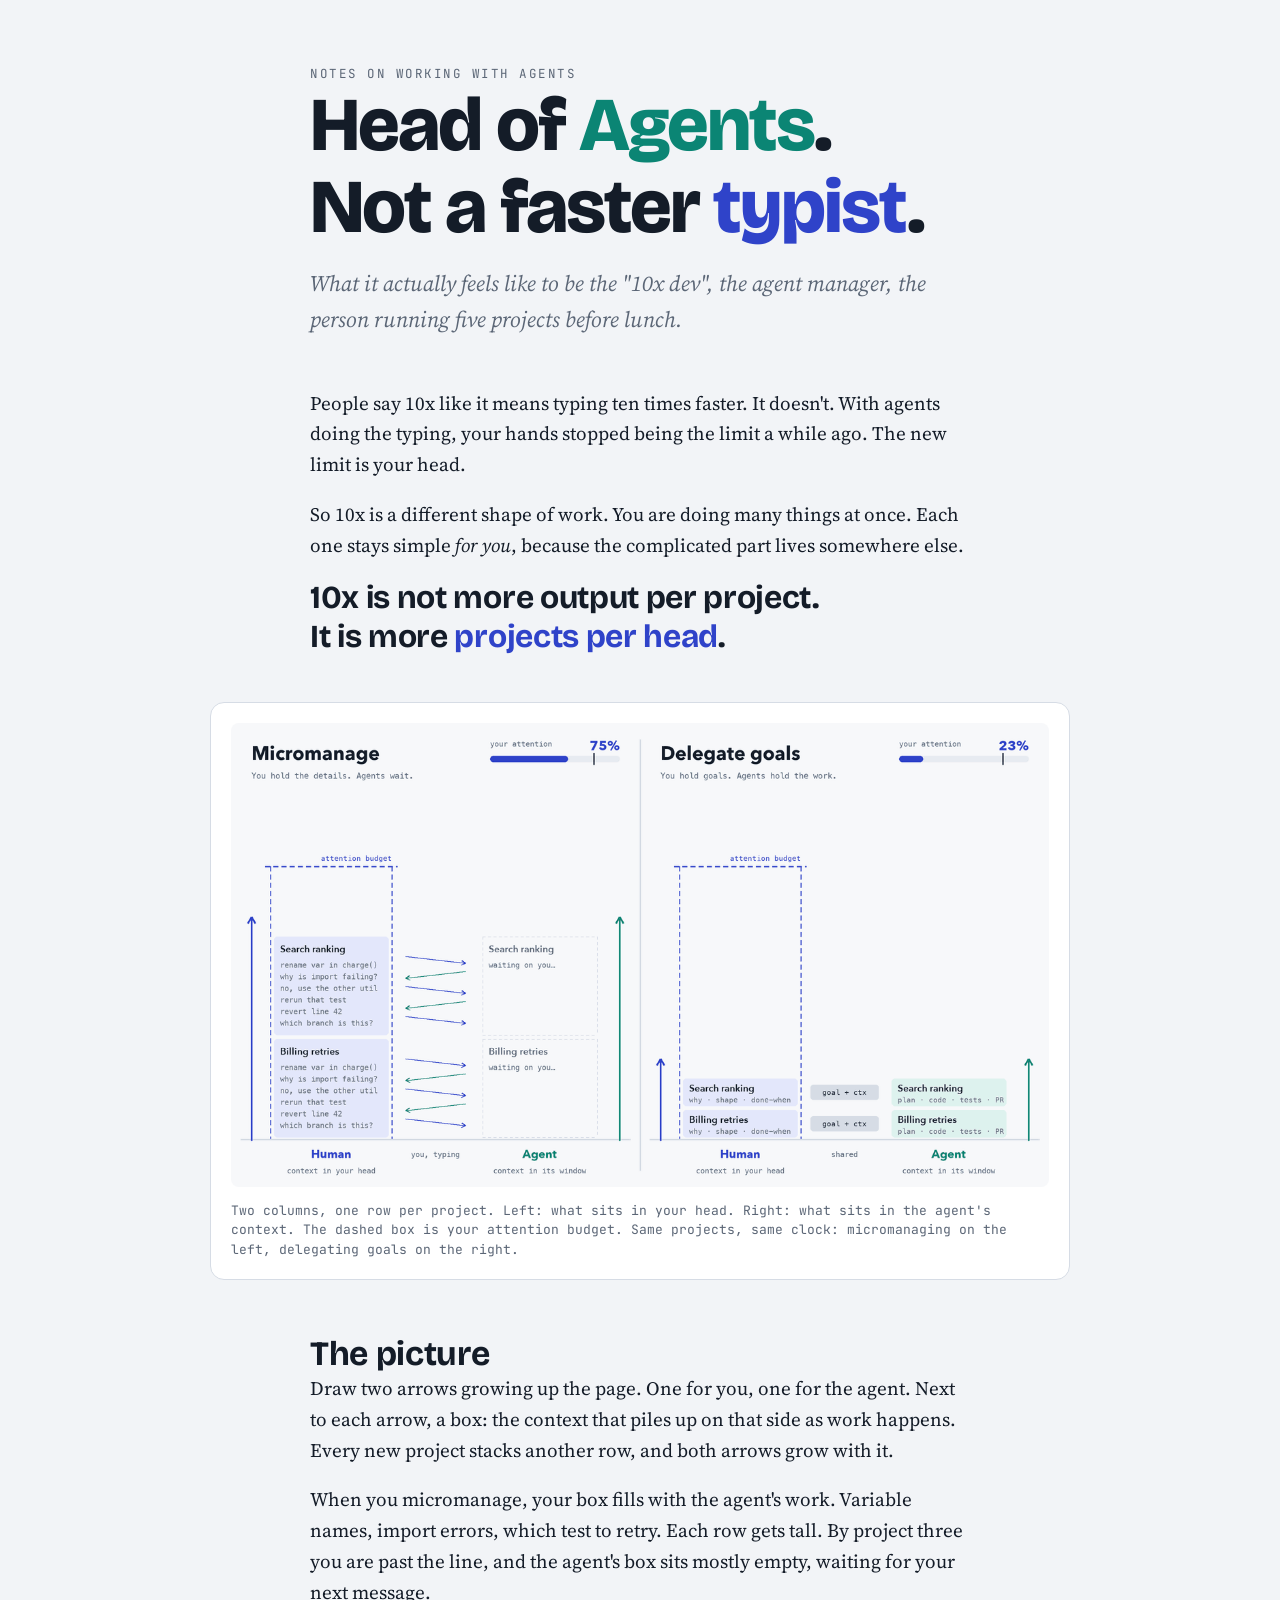
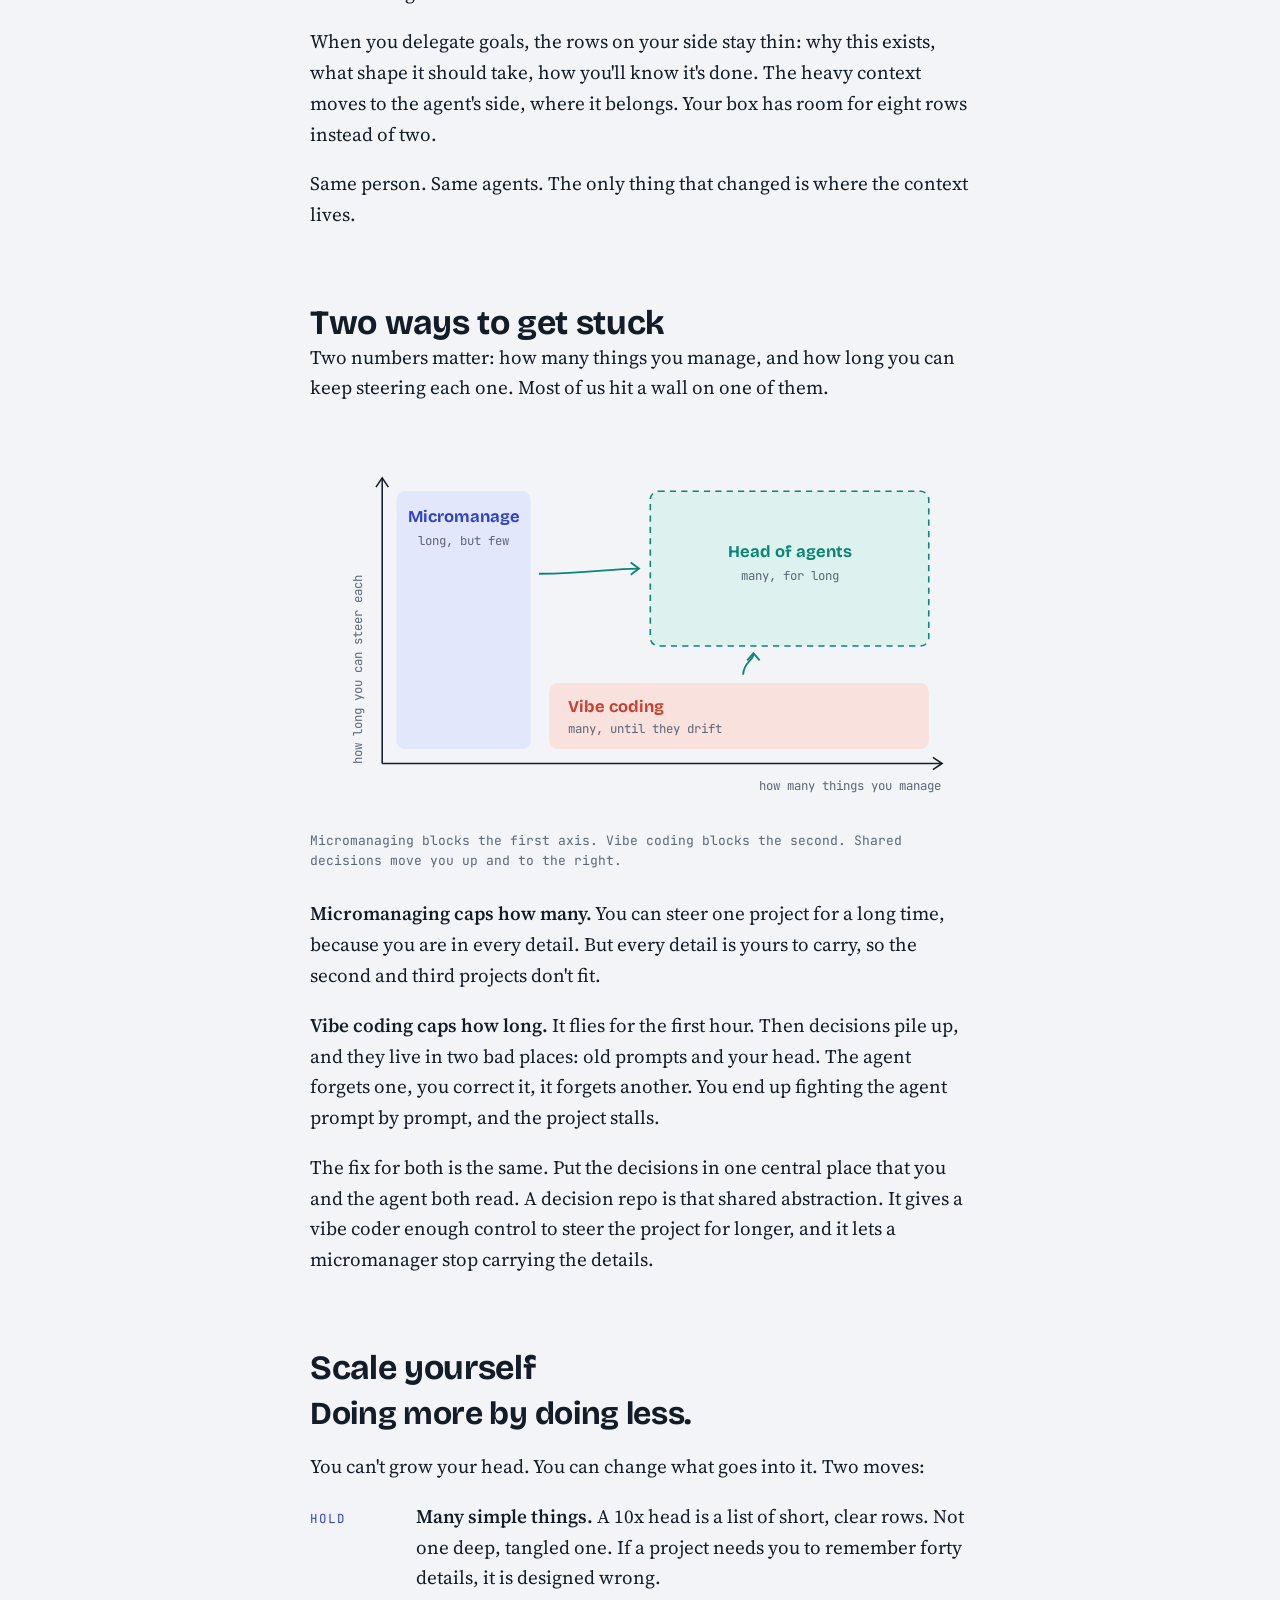
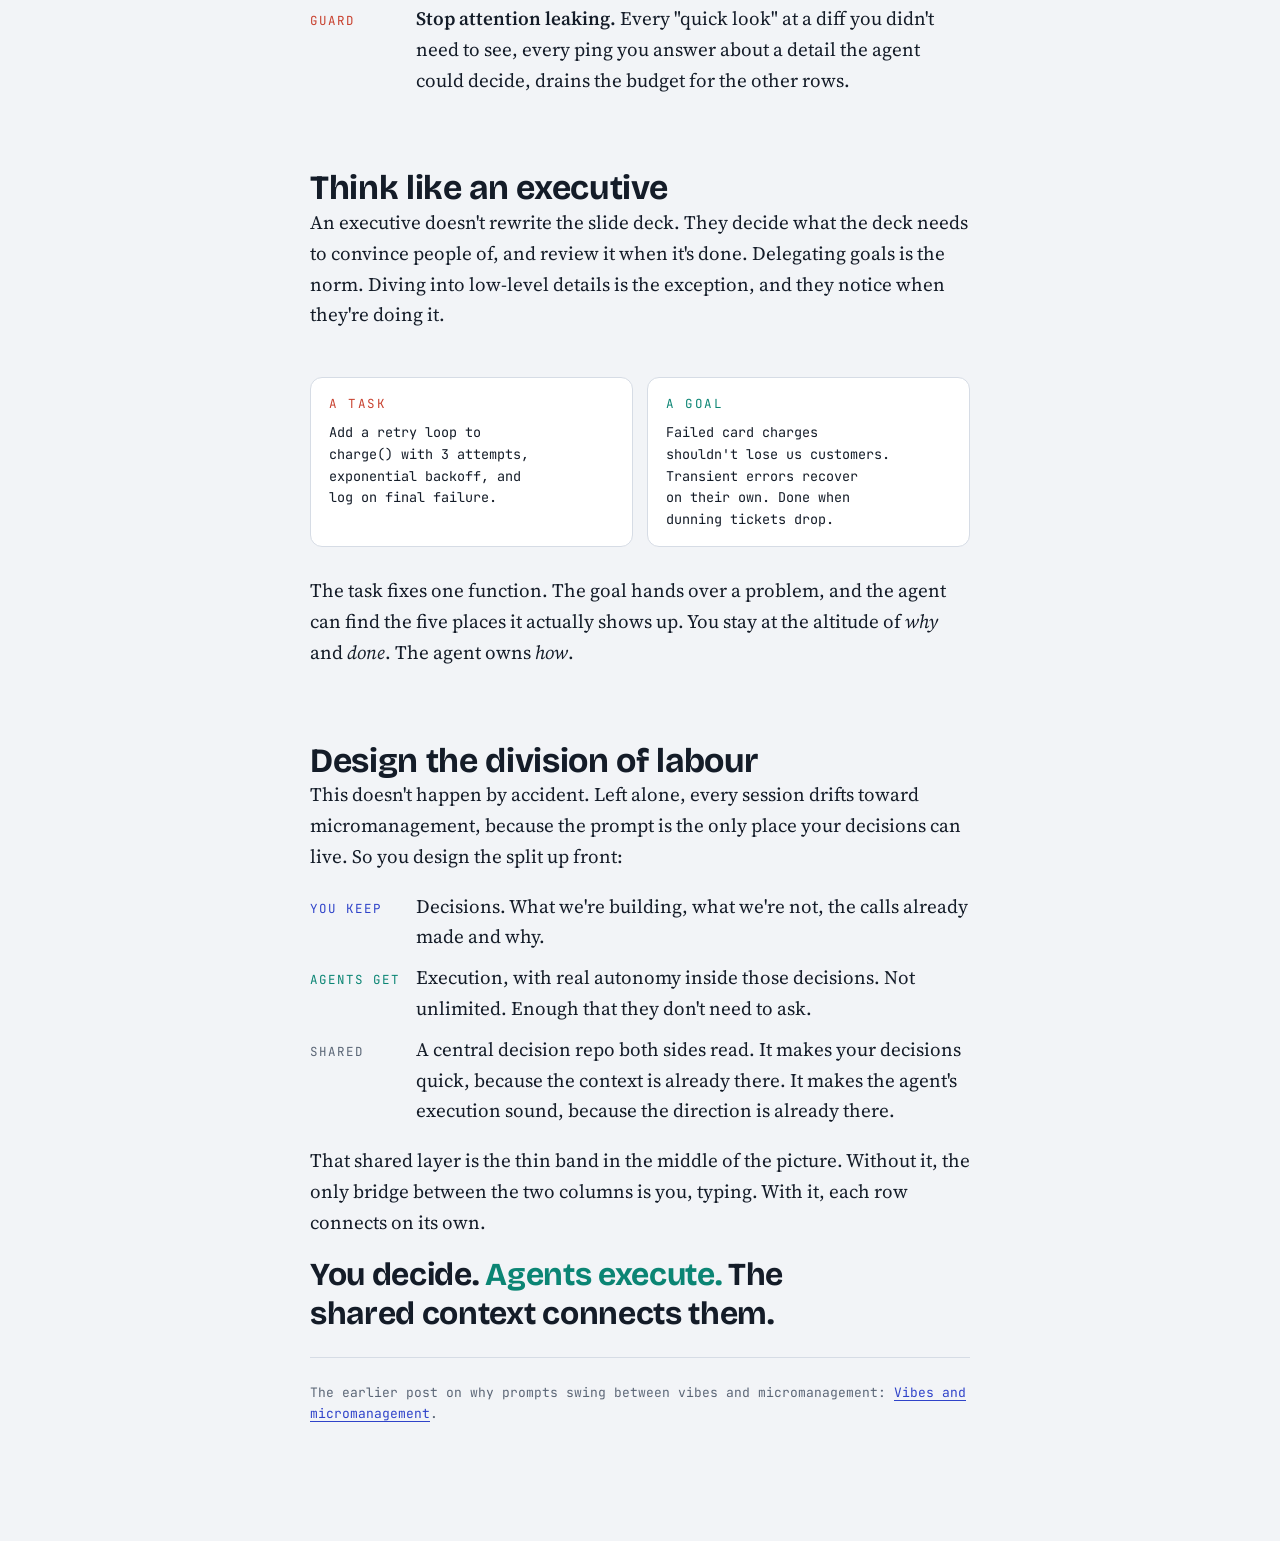
<file: blog/10x/10x.html>
<!DOCTYPE html>
<html lang="en">
<head>
<meta charset="UTF-8">
<meta name="viewport" content="width=device-width, initial-scale=1, viewport-fit=cover">
<link rel="canonical" href="https://smarchone.github.io/blog/10x/10x.html">
<meta property="og:type" content="article">
<meta property="og:title" content="Head of Agents">
<meta property="og:url" content="https://smarchone.github.io/blog/10x/10x.html">
<title>Head of Agents</title>
<meta name="claude:viewport-fit-sides" content="cover">
<link rel="preconnect" href="https://fonts.googleapis.com">
<link rel="stylesheet" href="https://fonts.googleapis.com/css2?family=Bricolage+Grotesque:opsz,wght@12..96,500;12..96,700;12..96,800&family=Source+Serif+4:ital,opsz,wght@0,8..60,400;0,8..60,600;1,8..60,400&family=JetBrains+Mono:wght@400;600&display=swap">
<style>
/* Layout: one reading column (~66ch); figures break wider; one interactive ledger is the centrepiece. */
:root {
  --bg: #F2F4F7;
  --surface: #FFFFFF;
  --fg: #141C28;
  --muted: #5B6676;
  --rule: #D6DCE5;
  --human: #2F43C9;
  --human-soft: #E3E7FB;
  --agent: #0B8574;
  --agent-soft: #DDF2EE;
  --warn: #C8412F;
  --warn-soft: #F9E1DD;
  --display: "Bricolage Grotesque", "Avenir Next", system-ui, sans-serif;
  --body: "Source Serif 4", Georgia, "Times New Roman", serif;
  --mono: "JetBrains Mono", ui-monospace, Menlo, monospace;
}
@media (prefers-color-scheme: dark) {
  :root:not([data-theme="light"]) {
    --bg: #0E131A; --surface: #161D27; --fg: #E5EBF2; --muted: #93A0B2; --rule: #2A3442;
    --human: #8D9BFF; --human-soft: #1E2550; --agent: #3CC4AF; --agent-soft: #0F2E2A;
    --warn: #FF7B67; --warn-soft: #3A1B17; color-scheme: dark;
  }
}
:root[data-theme="dark"] {
  --bg: #0E131A; --surface: #161D27; --fg: #E5EBF2; --muted: #93A0B2; --rule: #2A3442;
  --human: #8D9BFF; --human-soft: #1E2550; --agent: #3CC4AF; --agent-soft: #0F2E2A;
  --warn: #FF7B67; --warn-soft: #3A1B17; color-scheme: dark;
}

* { box-sizing: border-box; }
body {
  background: var(--bg); color: var(--fg);
  font-family: var(--body); font-size: 19px; line-height: 1.62;
  padding-left: max(16px, env(safe-area-inset-left, 0px));
  padding-right: max(16px, env(safe-area-inset-right, 0px));
  padding-block: 56px 96px;
}
main { max-width: 860px; margin: 0 auto; display: grid; gap: 28px; }
.col { max-width: 66ch; width: 100%; margin: 0 auto; }
h1, h2, h3 { font-family: var(--display); text-wrap: balance; line-height: 1.08; margin: 0; }
h1 { font-size: clamp(42px, 8vw, 76px); font-weight: 800; letter-spacing: -0.025em; }
h1 .h { color: var(--human); } h1 .a { color: var(--agent); }
h2 { font-size: clamp(26px, 4vw, 34px); font-weight: 700; letter-spacing: -0.01em; margin-top: 28px; }
p { margin: 0 0 1em; }
.eyebrow { font-family: var(--mono); font-size: 12.5px; letter-spacing: 0.12em; text-transform: uppercase; color: var(--muted); }
.dek { font-size: 22px; color: var(--muted); font-style: italic; margin-top: 18px; }
.aside { font-family: var(--mono); font-size: 13px; color: var(--muted); }
a { color: var(--human); text-underline-offset: 3px; }
a:focus-visible, button:focus-visible, input:focus-visible { outline: 2px solid var(--human); outline-offset: 3px; }
strong { font-weight: 600; }
.pull {
  font-family: var(--display); font-weight: 700; font-size: clamp(24px, 3.6vw, 32px);
  line-height: 1.2; letter-spacing: -0.01em; margin: 8px 0 18px; text-wrap: balance;
}
.pull .h { color: var(--human); } .pull .a { color: var(--agent); }

/* Ledger figure */
figure { margin: 0; }
.ledger {
  background: var(--surface); border: 1px solid var(--rule); border-radius: 14px;
  padding: 20px; display: grid; gap: 14px;
}
.controls { display: flex; flex-wrap: wrap; gap: 14px 24px; align-items: center; font-family: var(--mono); font-size: 13px; }
.seg { display: inline-flex; border: 1px solid var(--rule); border-radius: 999px; padding: 3px; gap: 3px; }
.seg button {
  font: inherit; border: 0; background: transparent; color: var(--muted);
  padding: 7px 14px; border-radius: 999px; cursor: pointer;
}
.seg button[aria-pressed="true"] { background: var(--fg); color: var(--bg); }
.slider { display: inline-flex; align-items: center; gap: 10px; color: var(--muted); }
.slider input { accent-color: var(--human); width: 150px; }
.slider output { color: var(--fg); font-weight: 600; min-width: 1.5ch; font-variant-numeric: tabular-nums; }
.svgwrap { overflow-x: auto; }
.svgwrap svg { display: block; width: 100%; min-width: 600px; height: auto; }
.readout { display: flex; flex-wrap: wrap; gap: 10px 28px; font-family: var(--mono); font-size: 13px; color: var(--muted); }
.readout b { color: var(--fg); font-variant-numeric: tabular-nums; }
.readout .bad { color: var(--warn); }
figcaption { font-family: var(--mono); font-size: 13px; color: var(--muted); line-height: 1.5; }
.dims { display: grid; gap: 10px; }
.dims .svgwrap svg { min-width: 520px; }

/* goal vs task */
.versus { display: grid; grid-template-columns: 1fr 1fr; gap: 14px; }
.card { border: 1px solid var(--rule); border-radius: 12px; padding: 16px 18px; background: var(--surface); min-width: 0; }
.card .eyebrow { margin-bottom: 8px; }
.card.task .eyebrow { color: var(--warn); }
.card.goal .eyebrow { color: var(--agent); }
.card pre { margin: 0; white-space: pre-wrap; font-family: var(--mono); font-size: 13.5px; line-height: 1.6; }
.ledger img { width: 100%; height: auto; border-radius: 8px; display: block; }
.gif-stack { display: none; }
@media (max-width: 620px) {
  .versus { grid-template-columns: 1fr; } body { font-size: 18px; }
  /* Mobile: the side-by-side GIF gets too small, so show its two halves stacked */
  .ledger .gif-wide { display: none; }
  .gif-stack { display: grid; gap: 14px; }
  .svgwrap { overflow-x: visible; }
  .svgwrap svg, .dims .svgwrap svg { min-width: 0; }
}

.rules { list-style: none; padding: 0; margin: 0 0 1em; display: grid; gap: 10px; }
.rules li { display: grid; grid-template-columns: 92px 1fr; gap: 14px; align-items: baseline; }
.rules .who { font-family: var(--mono); font-size: 12.5px; letter-spacing: 0.08em; text-transform: uppercase; }
.rules .who.h { color: var(--human); } .rules .who.a { color: var(--agent); } .rules .who.s { color: var(--muted); }
hr { border: 0; border-top: 1px solid var(--rule); margin: 24px 0; }
@media (prefers-reduced-motion: no-preference) { .cell { transition: opacity .25s ease; } }
</style>

<main>
  <header class="col">
    <div class="eyebrow">Notes on working with agents</div>
    <h1>Head of <span class="a">Agents</span>.<br>Not a faster <span class="h">typist</span>.</h1>
    <p class="dek">What it actually feels like to be the "10x dev", the agent manager, the person running five projects before lunch.</p>
  </header>

  <section class="col">
    <p>People say 10x like it means typing ten times faster. It doesn't. With agents doing the typing, your hands stopped being the limit a while ago. The new limit is your head.</p>
    <p>So 10x is a different shape of work. You are doing many things at once. Each one stays simple <em>for you</em>, because the complicated part lives somewhere else.</p>
    <p class="pull">10x is not more output per project.<br>It is more <span class="h">projects per head</span>.</p>
  </section>

  <figure class="ledger" aria-labelledby="ledger-cap">
    <img src="10x-side-by-side.gif" width="1200" height="680" alt="Animated diagram with two panels running side by side. In each, two arrows grow upward, one for the human and one for the agent, as project rows stack up. Left, micromanaging: each row is tall with low-level details on the human side, the agent waits, the third project breaks the attention budget and five more wait in a queue. Right, delegating goals: rows are thin on the human side, the agent holds the work, and all eight projects fit." class="gif-wide">
    <div class="gif-stack">
      <img src="10x-left.gif" width="598" height="680" alt="Animated diagram, micromanaging: two arrows grow upward, one for the human and one for the agent. Each project row is tall with low-level details on the human side while the agent waits; the third project breaks the attention budget and five more wait in a queue." loading="lazy">
      <img src="10x-right.gif" width="598" height="680" alt="Animated diagram, delegating goals: rows stay thin on the human side, the agent holds the work, and all eight projects fit inside the attention budget." loading="lazy">
    </div>
    <figcaption id="ledger-cap">Two columns, one row per project. Left: what sits in your head. Right: what sits in the agent's context. The dashed box is your attention budget. Same projects, same clock: micromanaging on the left, delegating goals on the right.</figcaption>
  </figure>

  <section class="col">
    <h2>The picture</h2>
    <p>Draw two arrows growing up the page. One for you, one for the agent. Next to each arrow, a box: the context that piles up on that side as work happens. Every new project stacks another row, and both arrows grow with it.</p>
    <p>When you micromanage, your box fills with the agent's work. Variable names, import errors, which test to retry. Each row gets tall. By project three you are past the line, and the agent's box sits mostly empty, waiting for your next message.</p>
    <p>When you delegate goals, the rows on your side stay thin: why this exists, what shape it should take, how you'll know it's done. The heavy context moves to the agent's side, where it belongs. Your box has room for eight rows instead of two.</p>
    <p>Same person. Same agents. The only thing that changed is where the context lives.</p>
  </section>

  <section class="col">
    <h2>Two ways to get stuck</h2>
    <p>Two numbers matter: how many things you manage, and how long you can keep steering each one. Most of us hit a wall on one of them.</p>
  </section>

  <figure class="col dims" aria-labelledby="dims-cap">
    <div class="svgwrap">
      <svg viewBox="0 0 640 360" role="img" aria-label="Chart. Horizontal axis: how many things you manage. Vertical axis: how long you can steer each one. Micromanaging sits top left: long but few. Vibe coding sits bottom right: many but short. Shared decisions reach the top right: many and long.">
        <rect x="84" y="40" width="130" height="250" rx="8" fill="var(--human-soft)"/>
        <text x="149" y="70" text-anchor="middle" fill="var(--human)" font-family="var(--display)" font-weight="700" font-size="16">Micromanage</text>
        <text x="149" y="92" text-anchor="middle" fill="var(--muted)" font-family="var(--mono)" font-size="12">long, but few</text>
        <rect x="232" y="226" width="368" height="64" rx="8" fill="var(--warn-soft)"/>
        <text x="250" y="254" fill="var(--warn)" font-family="var(--display)" font-weight="700" font-size="16">Vibe coding</text>
        <text x="250" y="274" fill="var(--muted)" font-family="var(--mono)" font-size="12">many, until they drift</text>
        <rect x="330" y="40" width="270" height="150" rx="8" fill="var(--agent-soft)" stroke="var(--agent)" stroke-width="1.5" stroke-dasharray="6 5"/>
        <text x="465" y="104" text-anchor="middle" fill="var(--agent)" font-family="var(--display)" font-weight="700" font-size="16">Head of agents</text>
        <text x="465" y="126" text-anchor="middle" fill="var(--muted)" font-family="var(--mono)" font-size="12">many, for long</text>
        <path d="M222 120 C 270 120, 290 115, 318 115" fill="none" stroke="var(--agent)" stroke-width="1.8"/>
        <path d="M311 109 L319 115 L311 121" fill="none" stroke="var(--agent)" stroke-width="1.8"/>
        <path d="M420 218 C 420 206, 430 204, 430 198" fill="none" stroke="var(--agent)" stroke-width="1.8"/>
        <path d="M424 204 L430 197 L436 204" fill="none" stroke="var(--agent)" stroke-width="1.8"/>
        <line x1="70" y1="304" x2="612" y2="304" stroke="var(--fg)" stroke-width="1.5"/>
        <path d="M604 298 L613 304 L604 310" fill="none" stroke="var(--fg)" stroke-width="1.5"/>
        <line x1="70" y1="304" x2="70" y2="28" stroke="var(--fg)" stroke-width="1.5"/>
        <path d="M64 36 L70 27 L76 36" fill="none" stroke="var(--fg)" stroke-width="1.5"/>
        <text x="612" y="330" text-anchor="end" fill="var(--muted)" font-family="var(--mono)" font-size="12">how many things you manage</text>
        <text x="50" y="304" transform="rotate(-90 50 304)" fill="var(--muted)" font-family="var(--mono)" font-size="12">how long you can steer each</text>
      </svg>
    </div>
    <figcaption id="dims-cap">Micromanaging blocks the first axis. Vibe coding blocks the second. Shared decisions move you up and to the right.</figcaption>
  </figure>

  <section class="col">
    <p><strong>Micromanaging caps how many.</strong> You can steer one project for a long time, because you are in every detail. But every detail is yours to carry, so the second and third projects don't fit.</p>
    <p><strong>Vibe coding caps how long.</strong> It flies for the first hour. Then decisions pile up, and they live in two bad places: old prompts and your head. The agent forgets one, you correct it, it forgets another. You end up fighting the agent prompt by prompt, and the project stalls.</p>
    <p>The fix for both is the same. Put the decisions in one central place that you and the agent both read. A decision repo is that shared abstraction. It gives a vibe coder enough control to steer the project for longer, and it lets a micromanager stop carrying the details.</p>
  </section>

  <section class="col">
    <h2>Scale yourself</h2>
    <p class="pull">Doing more by doing less.</p>
    <p>You can't grow your head. You can change what goes into it. Two moves:</p>
    <ul class="rules">
      <li><span class="who h">Hold</span><span><strong>Many simple things.</strong> A 10x head is a list of short, clear rows. Not one deep, tangled one. If a project needs you to remember forty details, it is designed wrong.</span></li>
      <li><span class="who warn" style="color:var(--warn)">Guard</span><span><strong>Stop attention leaking.</strong> Every "quick look" at a diff you didn't need to see, every ping you answer about a detail the agent could decide, drains the budget for the other rows.</span></li>
    </ul>
  </section>

  <section class="col">
    <h2>Think like an executive</h2>
    <p>An executive doesn't rewrite the slide deck. They decide what the deck needs to convince people of, and review it when it's done. Delegating goals is the norm. Diving into low-level details is the exception, and they notice when they're doing it.</p>
  </section>

  <div class="col versus">
    <div class="card task">
      <div class="eyebrow">A task</div>
      <pre>Add a retry loop to
charge() with 3 attempts,
exponential backoff, and
log on final failure.</pre>
    </div>
    <div class="card goal">
      <div class="eyebrow">A goal</div>
      <pre>Failed card charges
shouldn't lose us customers.
Transient errors recover
on their own. Done when
dunning tickets drop.</pre>
    </div>
  </div>

  <section class="col">
    <p>The task fixes one function. The goal hands over a problem, and the agent can find the five places it actually shows up. You stay at the altitude of <em>why</em> and <em>done</em>. The agent owns <em>how</em>.</p>
  </section>

  <section class="col">
    <h2>Design the division of labour</h2>
    <p>This doesn't happen by accident. Left alone, every session drifts toward micromanagement, because the prompt is the only place your decisions can live. So you design the split up front:</p>
    <ul class="rules">
      <li><span class="who h">You keep</span><span>Decisions. What we're building, what we're not, the calls already made and why.</span></li>
      <li><span class="who a">Agents get</span><span>Execution, with real autonomy inside those decisions. Not unlimited. Enough that they don't need to ask.</span></li>
      <li><span class="who s">Shared</span><span>A central decision repo both sides read. It makes your decisions quick, because the context is already there. It makes the agent's execution sound, because the direction is already there.</span></li>
    </ul>
    <p>That shared layer is the thin band in the middle of the picture. Without it, the only bridge between the two columns is you, typing. With it, each row connects on its own.</p>
    <p class="pull">You decide. <span class="a">Agents execute.</span> The shared context connects them.</p>
    <hr>
    <p class="aside">The earlier post on why prompts swing between vibes and micromanagement: <a href="https://smarchone.substack.com/p/vibes-and-micromanagement">Vibes and micromanagement</a>.</p>
  </section>
</main>
</file>
<file: style.css>
/* ---------------------------------------------------------------
   Tokens
   --------------------------------------------------------------- */
:root {
    color-scheme: light;

    --bg:            #fff;
    --text:          rgba(0, 0, 0, 0.9);
    --text-strong:   #0a0a0a;
    --text-2:        rgba(0, 0, 0, 0.5);
    --text-3:        rgba(0, 0, 0, 0.2);
    --muted:         #8a8a8a;
    --fill-2:        rgba(0, 0, 0, 0.07);
    --border:        rgba(0, 0, 0, 0.1);
    --border-strong: rgba(0, 0, 0, 0.14);
    --solid-bg:      #111;
    --solid-fg:      #fff;
    --orange:        #d97757;

    --font-sans: Inter, -apple-system, BlinkMacSystemFont, 'Segoe UI', system-ui, sans-serif;
    --home-width: 600px;
    --gutter: 24px;
}

@media (prefers-color-scheme: dark) {
    :root {
        color-scheme: dark;

        --bg:            #111;
        --text:          rgba(255, 255, 255, 0.9);
        --text-strong:   #f5f5f5;
        --text-2:        rgba(255, 255, 255, 0.5);
        --text-3:        rgba(255, 255, 255, 0.2);
        --muted:         #707070;
        --fill-2:        rgba(255, 255, 255, 0.08);
        --border:        rgba(255, 255, 255, 0.1);
        --border-strong: #2a2a2a;
        --solid-bg:      #eee;
        --solid-fg:      #111;
        --orange:        #d97757;
    }
}

*,
*::before,
*::after {
    margin: 0;
    padding: 0;
    box-sizing: border-box;
}

html {
    -webkit-text-size-adjust: 100%;
    text-size-adjust: 100%;
}

body {
    background: var(--bg);
    color: var(--text);
    font: 16px/1.5 var(--font-sans);
}

::selection {
    background: var(--text-3);
}

a {
    color: inherit;
}

:focus-visible {
    outline: 2px solid var(--text-2);
    outline-offset: 2px;
    border-radius: 4px;
}

/* ---------------------------------------------------------------
   Page
   --------------------------------------------------------------- */
.page {
    max-width: var(--home-width);
    margin: 0 auto;
    padding: 64px var(--gutter) 120px;
}

/* ---------------------------------------------------------------
   Identity
   --------------------------------------------------------------- */
.avatar {
    display: block;
    width: 80px;
    height: 80px;
    margin-bottom: 18px;
    border-radius: 50%;
    object-fit: cover;
}

h1 {
    font-size: 14px;
    font-weight: 400;
    line-height: 1.4;
    color: var(--text-strong);
}

.role {
    margin-top: 2px;
    font-size: 14px;
    line-height: 1.4;
    color: var(--muted);
}

.intro {
    margin-top: 20px;
    font-size: 14px;
    font-weight: 300;
    line-height: 1.6;
    color: var(--text-strong);
}

/* ---------------------------------------------------------------
   Links
   --------------------------------------------------------------- */
.chips {
    display: flex;
    gap: 10px;
    margin: 16px 0;
}

.chip {
    display: flex;
    color: var(--muted);
    transition: color 0.15s;
}

.chip:hover {
    color: var(--text-strong);
}

.chip svg {
    width: 16px;
    height: 16px;
    fill: currentColor;
}

.chip span {
    position: absolute;
    width: 1px;
    height: 1px;
    overflow: hidden;
    clip-path: inset(50%);
    white-space: nowrap;
}

.btn {
    display: inline-flex;
    align-items: center;
    height: 24px;
    padding: 0 12px;
    border: 1px solid var(--solid-bg);
    border-radius: 999px;
    background: var(--solid-bg);
    color: var(--solid-fg);
    font-size: 12px;
    font-weight: 500;
    line-height: 1;
    white-space: nowrap;
    text-decoration: none;
    transition: opacity 0.15s;
}

.btn:hover {
    opacity: 0.85;
}

.arrow {
    margin-left: 4px;
}

/* ---------------------------------------------------------------
   Writing
   --------------------------------------------------------------- */
.section {
    margin-top: 48px;
}

.label {
    margin-bottom: 12px;
    font-size: 13px;
    font-weight: 400;
    color: var(--muted);
}

.posts {
    display: grid;
    gap: 6px;
    list-style: none;
}

.posts a {
    display: inline-flex;
    flex-wrap: wrap;
    align-items: center;
    column-gap: 8px;
    font-size: 14px;
    line-height: 1.5;
    color: var(--text-strong);
    text-decoration: none;
}

.post-title {
    font-weight: 300;
    transition: background-color 0.15s;
}

.posts a:hover .post-title {
    background: var(--fill-2);
}

#posts a {
    display: flex;
    align-items: baseline;
}

.post-leader {
    flex: 1;
    min-width: 24px;
    border-bottom: 1px dotted var(--text-3);
}

.post-date {
    white-space: nowrap;
    font-size: 12px;
    color: var(--muted);
    font-variant-numeric: tabular-nums;
}

.projects {
    grid-template-columns: repeat(2, minmax(0, 1fr));
    gap: 16px 24px;
}

@media (max-width: 480px) {
    .projects {
        grid-template-columns: 1fr;
        gap: 12px;
    }
}

.projects a {
    display: flex;
    flex-direction: column;
    align-items: flex-start;
}

.project-desc {
    font-size: 12px;
    color: var(--muted);
}

.posts .empty {
    font-size: 14px;
    font-weight: 300;
    color: var(--muted);
}

.skeleton span {
    display: block;
    height: 14px;
    border-radius: 4px;
    background: var(--border);
    animation: pulse 1.8s ease-in-out infinite;
}

.skeleton:nth-child(1) span { width: 72%; }
.skeleton:nth-child(2) span { width: 58%; animation-delay: 0.15s; }
.skeleton:nth-child(3) span { width: 65%; animation-delay: 0.3s; }

@keyframes pulse {
    0%, 100% { opacity: 0.45; }
    50%      { opacity: 1; }
}

.more {
    display: inline-block;
    margin-top: 12px;
    font-size: 13px;
    color: var(--muted);
    text-decoration: none;
    transition: color 0.15s;
}

.more + .more {
    margin-left: 20px;
}

.more:hover {
    color: var(--text-strong);
}

.more-orange,
.more-orange:hover {
    color: var(--orange);
}

.more-orange:hover {
    opacity: 0.8;
}

/* ---------------------------------------------------------------
   Footer
   --------------------------------------------------------------- */
.footer {
    margin-top: 48px;
    font-size: 12px;
    color: var(--muted);
}

@media (prefers-reduced-motion: reduce) {
    .skeleton span {
        animation: none;
    }

    * {
        transition-duration: 0.01ms !important;
    }
}

@media print {
    .more {
        display: none;
    }

    body {
        background: #fff;
        color: #000;
    }
}
</file>
